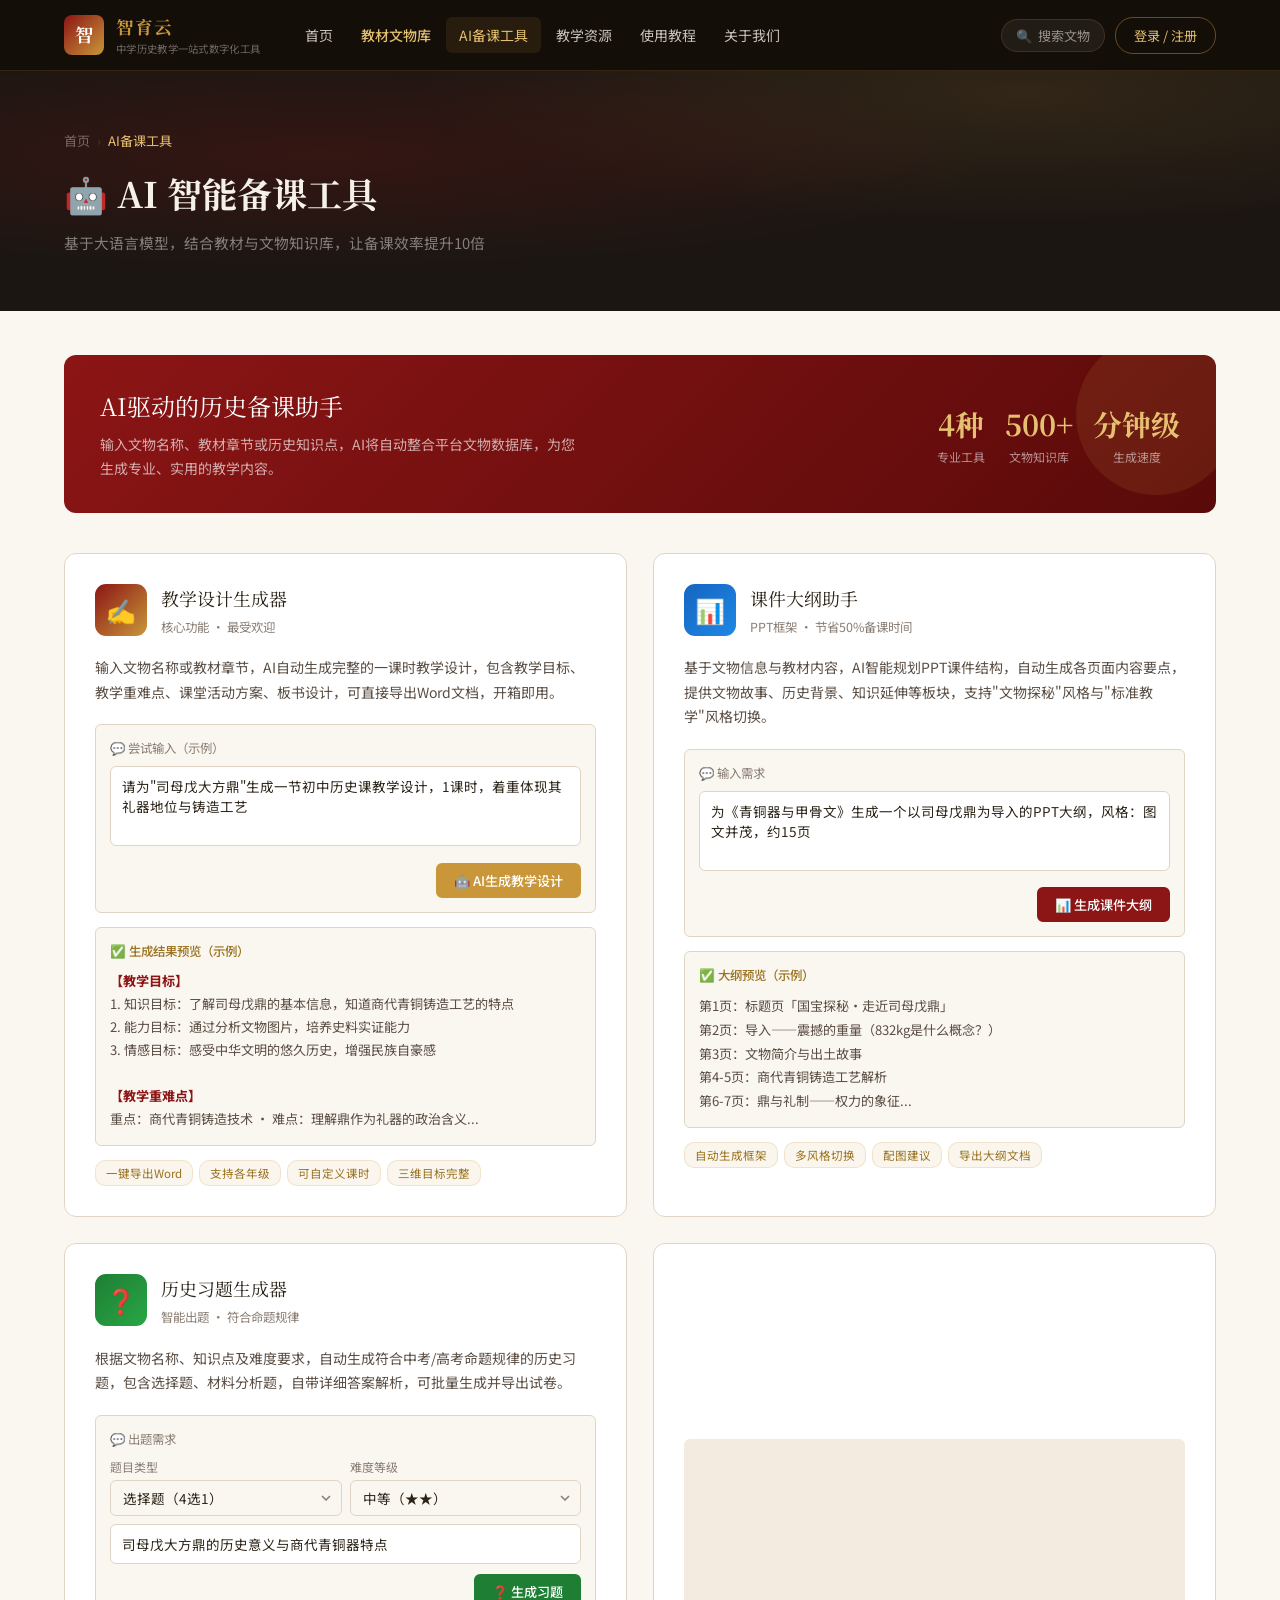
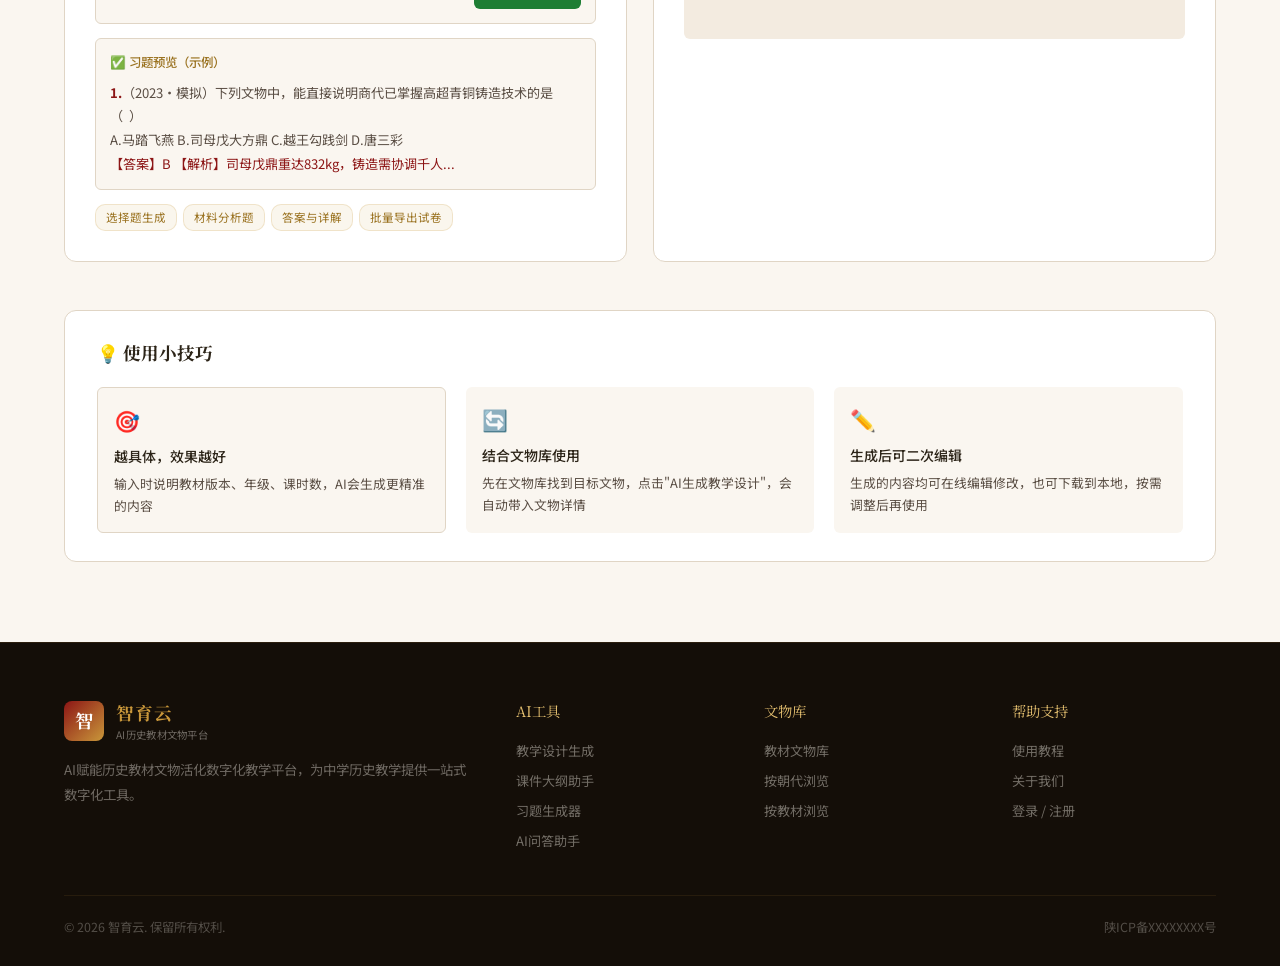
<file: ai-tools.html>
<!DOCTYPE html>
<html lang="zh-CN">
<head>
  <meta charset="UTF-8">
  <meta name="viewport" content="width=device-width, initial-scale=1.0">
  <title>AI备课工具 — 智育云</title>
  <link rel="stylesheet" href="css/style.css">
</head>
<body>

<!-- ===== 导航栏 ===== -->
<nav class="navbar" id="navbar">
  <div class="container navbar-inner">
    <a href="index.html" class="navbar-brand">
      <div class="brand-logo">智</div>
      <div class="brand-name">
        <span class="brand-name-main">智育云</span>
        <span class="brand-name-sub">中学历史教学一站式数字化工具</span>
      </div>
    </a>
    <nav class="navbar-nav">
      <a href="index.html" class="nav-link">首页</a>
      <a href="artifacts.html" class="nav-link core">教材文物库</a>
      <a href="ai-tools.html" class="nav-link active">AI备课工具</a>
      <a href="index.html#resources" class="nav-link">教学资源</a>
      <a href="index.html#tutorial" class="nav-link">使用教程</a>
      <a href="index.html#about" class="nav-link">关于我们</a>
    </nav>
    <div class="navbar-actions">
      <button class="nav-search-btn" data-search-open><span>🔍</span><span>搜索文物</span></button>
      <a href="login.html" class="nav-login">登录 / 注册</a>
    </div>
  </div>
</nav>

<!-- ===== 页面顶部 Hero ===== -->
<div class="page-hero">
  <div class="container page-hero-content">
    <div class="breadcrumb">
      <a href="index.html">首页</a>
      <span class="breadcrumb-sep">›</span>
      <span style="color:var(--gold-light);">AI备课工具</span>
    </div>
    <h1 class="page-title">🤖 AI 智能备课工具</h1>
    <p class="page-subtitle">基于大语言模型，结合教材与文物知识库，让备课效率提升10倍</p>
  </div>
</div>

<!-- ===== AI 工具主体 ===== -->
<div class="ai-page">
  <div class="container">

    <!-- 工具概览横幅 -->
    <div style="background:linear-gradient(135deg,var(--primary),var(--primary-dark));border-radius:var(--radius-lg);padding:32px 36px;margin-bottom:40px;display:flex;align-items:center;justify-content:space-between;gap:24px;overflow:hidden;position:relative;">
      <div style="position:absolute;right:-20px;top:-20px;width:160px;height:160px;border-radius:50%;background:rgba(201,151,58,0.12);"></div>
      <div style="position:relative;z-index:1;">
        <div style="font-family:var(--font-serif);font-size:1.5rem;color:white;margin-bottom:8px;">AI驱动的历史备课助手</div>
        <p style="color:rgba(255,255,255,0.65);font-size:0.875rem;line-height:1.7;max-width:480px;">输入文物名称、教材章节或历史知识点，AI将自动整合平台文物数据库，为您生成专业、实用的教学内容。</p>
      </div>
      <div style="display:flex;gap:20px;flex-shrink:0;position:relative;z-index:1;">
        <div style="text-align:center;"><div style="font-family:var(--font-serif);font-size:1.8rem;color:var(--gold-light);font-weight:700;">4种</div><div style="font-size:0.75rem;color:rgba(255,255,255,0.55);">专业工具</div></div>
        <div style="text-align:center;"><div style="font-family:var(--font-serif);font-size:1.8rem;color:var(--gold-light);font-weight:700;">500+</div><div style="font-size:0.75rem;color:rgba(255,255,255,0.55);">文物知识库</div></div>
        <div style="text-align:center;"><div style="font-family:var(--font-serif);font-size:1.8rem;color:var(--gold-light);font-weight:700;">分钟级</div><div style="font-size:0.75rem;color:rgba(255,255,255,0.55);">生成速度</div></div>
      </div>
    </div>

    <!-- 4大工具网格 -->
    <div class="ai-tools-large-grid">
      <!-- 工具1：教学设计生成器 -->
      <div class="ai-large-card">
        <div class="ai-large-header">
          <div class="ai-large-icon" style="background:linear-gradient(135deg,#8C1515,#C9973A);">✍️</div>
          <div>
            <div class="ai-large-title">教学设计生成器</div>
            <div class="ai-large-subtitle">核心功能 · 最受欢迎</div>
          </div>
        </div>
        <p class="ai-large-desc">
          输入文物名称或教材章节，AI自动生成完整的一课时教学设计，包含教学目标、教学重难点、课堂活动方案、板书设计，可直接导出Word文档，开箱即用。
        </p>
        <div class="ai-demo-area">
          <div class="ai-demo-label">💬 尝试输入（示例）</div>
          <textarea class="ai-demo-input" id="designInput" rows="3" placeholder="请输入：「请为"司母戊大方鼎"生成一节初中历史课教学设计，1课时，难度：初一」">请为"司母戊大方鼎"生成一节初中历史课教学设计，1课时，着重体现其礼器地位与铸造工艺</textarea>
          <div style="margin-top:10px;display:flex;gap:8px;justify-content:flex-end;">
            <button class="btn btn-sm btn-gold ai-generate-btn" id="genDesignBtn">🤖 AI生成教学设计</button>
          </div>
        </div>
        <!-- 生成结果 -->
        <div style="background:var(--bg-warm);border:1px solid var(--border);border-radius:var(--radius);padding:14px;margin-bottom:14px;" id="designResult">
          <div style="font-size:0.78rem;color:var(--gold-dark);font-weight:500;margin-bottom:8px;">✅ 生成结果预览（示例）</div>
          <div class="ai-result-content" style="font-size:0.82rem;color:var(--text-medium);line-height:1.75;">
            <strong>【教学目标】</strong><br>
            1. 知识目标：了解司母戊鼎的基本信息，知道商代青铜铸造工艺的特点<br>
            2. 能力目标：通过分析文物图片，培养史料实证能力<br>
            3. 情感目标：感受中华文明的悠久历史，增强民族自豪感<br><br>
            <strong>【教学重难点】</strong><br>
            重点：商代青铜铸造技术 · 难点：理解鼎作为礼器的政治含义...
          </div>
        </div>
        <div class="ai-tags">
          <span class="ai-tag">一键导出Word</span>
          <span class="ai-tag">支持各年级</span>
          <span class="ai-tag">可自定义课时</span>
          <span class="ai-tag">三维目标完整</span>
        </div>
      </div>

      <!-- 工具2：课件大纲助手 -->
      <div class="ai-large-card">
        <div class="ai-large-header">
          <div class="ai-large-icon" style="background:linear-gradient(135deg,#1565C0,#1E88E5);">📊</div>
          <div>
            <div class="ai-large-title">课件大纲助手</div>
            <div class="ai-large-subtitle">PPT框架 · 节省50%备课时间</div>
          </div>
        </div>
        <p class="ai-large-desc">
          基于文物信息与教材内容，AI智能规划PPT课件结构，自动生成各页面内容要点，提供文物故事、历史背景、知识延伸等板块，支持"文物探秘"风格与"标准教学"风格切换。
        </p>
        <div class="ai-demo-area">
          <div class="ai-demo-label">💬 输入需求</div>
          <textarea class="ai-demo-input" id="outlineInput" rows="3" placeholder="例如：为七年级历史第5课，生成以司母戊鼎为主线的PPT大纲">为《青铜器与甲骨文》生成一个以司母戊鼎为导入的PPT大纲，风格：图文并茂，约15页</textarea>
          <div style="margin-top:10px;display:flex;gap:8px;justify-content:flex-end;">
            <button class="btn btn-sm btn-primary ai-generate-btn" id="genOutlineBtn">📊 生成课件大纲</button>
          </div>
        </div>
        <div style="background:var(--bg-warm);border:1px solid var(--border);border-radius:var(--radius);padding:14px;margin-bottom:14px;" id="outlineResult">
          <div style="font-size:0.78rem;color:var(--gold-dark);font-weight:500;margin-bottom:8px;">✅ 大纲预览（示例）</div>
          <div class="ai-result-content" style="font-size:0.82rem;color:var(--text-medium);line-height:1.8;">
            第1页：标题页「国宝探秘·走近司母戊鼎」<br>
            第2页：导入——震撼的重量（832kg是什么概念？）<br>
            第3页：文物简介与出土故事<br>
            第4-5页：商代青铜铸造工艺解析<br>
            第6-7页：鼎与礼制——权力的象征...
          </div>
        </div>
        <div class="ai-tags">
          <span class="ai-tag">自动生成框架</span>
          <span class="ai-tag">多风格切换</span>
          <span class="ai-tag">配图建议</span>
          <span class="ai-tag">导出大纲文档</span>
        </div>
      </div>

      <!-- 工具3：历史习题生成器 -->
      <div class="ai-large-card">
        <div class="ai-large-header">
          <div class="ai-large-icon" style="background:linear-gradient(135deg,#1e7e34,#28a745);">❓</div>
          <div>
            <div class="ai-large-title">历史习题生成器</div>
            <div class="ai-large-subtitle">智能出题 · 符合命题规律</div>
          </div>
        </div>
        <p class="ai-large-desc">
          根据文物名称、知识点及难度要求，自动生成符合中考/高考命题规律的历史习题，包含选择题、材料分析题，自带详细答案解析，可批量生成并导出试卷。
        </p>
        <div class="ai-demo-area">
          <div class="ai-demo-label">💬 出题需求</div>
          <div style="display:grid;grid-template-columns:1fr 1fr;gap:8px;margin-bottom:8px;">
            <div>
              <div style="font-size:0.75rem;color:var(--text-light);margin-bottom:4px;">题目类型</div>
              <select class="filter-select" id="questionType" style="width:100%;">
                <option>选择题（4选1）</option>
                <option>材料分析题</option>
                <option>混合题型</option>
              </select>
            </div>
            <div>
              <div style="font-size:0.75rem;color:var(--text-light);margin-bottom:4px;">难度等级</div>
              <select class="filter-select" id="difficultyLevel" style="width:100%;">
                <option>基础（★）</option>
                <option selected>中等（★★）</option>
                <option>提高（★★★）</option>
              </select>
            </div>
          </div>
          <input type="text" class="ai-demo-input" id="knowledgeInput" placeholder="知识点：司母戊鼎 / 商代青铜工艺 / 礼乐制度" value="司母戊大方鼎的历史意义与商代青铜器特点">
          <div style="margin-top:10px;display:flex;gap:8px;justify-content:flex-end;">
            <button class="btn btn-sm ai-generate-btn" id="genQuestionsBtn" style="background:#1e7e34;color:white;border-radius:var(--radius);padding:6px 16px;font-size:0.82rem;cursor:pointer;font-family:var(--font-sans);">❓ 生成习题</button>
          </div>
        </div>
        <div style="background:var(--bg-warm);border:1px solid var(--border);border-radius:var(--radius);padding:14px;margin-bottom:14px;" id="questionsResult">
          <div style="font-size:0.78rem;color:var(--gold-dark);font-weight:500;margin-bottom:8px;">✅ 习题预览（示例）</div>
          <div class="ai-result-content" style="font-size:0.82rem;color:var(--text-medium);line-height:1.8;">
            <strong>1.</strong>（2023·模拟）下列文物中，能直接说明商代已掌握高超青铜铸造技术的是（&nbsp;&nbsp;）<br>
            A.马踏飞燕 B.司母戊大方鼎 C.越王勾践剑 D.唐三彩<br>
            <span style="color:var(--primary);">【答案】B 【解析】司母戊鼎重达832kg，铸造需协调千人...</span>
          </div>
        </div>
        <div class="ai-tags">
          <span class="ai-tag">选择题生成</span>
          <span class="ai-tag">材料分析题</span>
          <span class="ai-tag">答案与详解</span>
          <span class="ai-tag">批量导出试卷</span>
        </div>
      </div>

      <!-- 工具4：AI问答助手 -->
      <div class="ai-large-card">
        <div class="ai-large-header">
          <div class="ai-large-icon" style="background:linear-gradient(135deg,#6A1B9A,#AB47BC);">💬</div>
          <div>
            <div class="ai-large-title">历史AI问答助手</div>
            <div class="ai-large-subtitle">专业问答 · 24小时在线</div>
          </div>
        </div>
        <p class="ai-large-desc">
          专业历史知识问答助手，结合教材内容与文物背景，为教师解答备课疑问，提供深度历史分析。支持对话式问答，可引用文物实例辅助解释，也可用于课堂辅助答疑。
        </p>
        <div style="background:var(--bg-section);border-radius:var(--radius);padding:16px;margin-bottom:14px;min-height:160px;max-height:200px;overflow-y:auto;" id="chatHistory">
          <div class="chat-message chat-message-user">
            <div class="chat-avatar chat-avatar-user">师</div>
            <div class="chat-bubble chat-bubble-user">司母戊鼎为什么被称为"国之重器"？如何在课堂上向学生解释？</div>
          </div>
          <div class="chat-message chat-message-ai">
            <div class="chat-avatar chat-avatar-ai">AI</div>
            <div class="chat-bubble chat-bubble-ai">
              "国之重器"有三层含义：<br>
              <strong>①重量之重</strong>——832kg，说明商代已能组织大规模协作；<br>
              <strong>②礼制之重</strong>——鼎是礼制的核心，"天子九鼎"象征王权；<br>
              <strong>③史料之重</strong>——是研究商代的第一手实物资料。<br>
              建议课堂上先问：「你见过最重的东西是什么？」引发对比...
            </div>
          </div>
        </div>
        <div style="display:flex;gap:8px;margin-bottom:14px;">
          <input type="text" class="ai-demo-input" id="chatInput" placeholder="向AI提问历史问题..." style="flex:1;">
          <button class="btn btn-sm btn-primary" id="sendChatBtn" style="flex-shrink:0;">发送</button>
        </div>
        <div class="ai-tags">
          <span class="ai-tag">对话式问答</span>
          <span class="ai-tag">文物实例引用</span>
          <span class="ai-tag">24小时在线</span>
          <span class="ai-tag">教材精准对应</span>
        </div>
      </div>
    </div>

    <!-- 使用提示 -->
    <div style="background:white;border:1px solid var(--border);border-radius:var(--radius-lg);padding:28px 32px;margin-top:8px;">
      <h3 style="font-family:var(--font-serif);font-size:1.1rem;margin-bottom:20px;color:var(--text-dark);">💡 使用小技巧</h3>
      <div style="display:grid;grid-template-columns:repeat(3,1fr);gap:20px;">
        <div style="padding:16px;background:var(--bg-warm);border-radius:var(--radius);border:1px solid var(--border);">
          <div style="font-size:1.3rem;margin-bottom:8px;">🎯</div>
          <div style="font-size:0.875rem;color:var(--text-dark);font-weight:500;margin-bottom:6px;">越具体，效果越好</div>
          <div style="font-size:0.8rem;color:var(--text-medium);line-height:1.65;">输入时说明教材版本、年级、课时数，AI会生成更精准的内容</div>
        </div>
        <div style="padding:16px;background:var(--bg-warm);border-radius:var(--radius);border:1px solid var(--radius);">
          <div style="font-size:1.3rem;margin-bottom:8px;">🔄</div>
          <div style="font-size:0.875rem;color:var(--text-dark);font-weight:500;margin-bottom:6px;">结合文物库使用</div>
          <div style="font-size:0.8rem;color:var(--text-medium);line-height:1.65;">先在文物库找到目标文物，点击"AI生成教学设计"，会自动带入文物详情</div>
        </div>
        <div style="padding:16px;background:var(--bg-warm);border-radius:var(--radius);border:1px solid var(--radius);">
          <div style="font-size:1.3rem;margin-bottom:8px;">✏️</div>
          <div style="font-size:0.875rem;color:var(--text-dark);font-weight:500;margin-bottom:6px;">生成后可二次编辑</div>
          <div style="font-size:0.8rem;color:var(--text-medium);line-height:1.65;">生成的内容均可在线编辑修改，也可下载到本地，按需调整后再使用</div>
        </div>
      </div>
    </div>

  </div>
</div>

<!-- ===== 页脚 ===== -->
<footer>
  <div class="container">
    <div class="footer-grid">
      <div>
        <div class="navbar-brand" style="margin-bottom:0;">
          <div class="brand-logo">智</div>
          <div class="brand-name"><span class="brand-name-main">智育云</span><span class="brand-name-sub">AI历史教材文物平台</span></div>
        </div>
        <p class="footer-brand-desc">AI赋能历史教材文物活化数字化教学平台，为中学历史教学提供一站式数字化工具。</p>
      </div>
      <div>
        <div class="footer-col-title">AI工具</div>
        <div class="footer-links">
          <a href="#" class="footer-link">教学设计生成</a>
          <a href="#" class="footer-link">课件大纲助手</a>
          <a href="#" class="footer-link">习题生成器</a>
          <a href="#" class="footer-link">AI问答助手</a>
        </div>
      </div>
      <div>
        <div class="footer-col-title">文物库</div>
        <div class="footer-links">
          <a href="artifacts.html" class="footer-link">教材文物库</a>
          <a href="artifacts.html" class="footer-link">按朝代浏览</a>
          <a href="artifacts.html" class="footer-link">按教材浏览</a>
        </div>
      </div>
      <div>
        <div class="footer-col-title">帮助支持</div>
        <div class="footer-links">
          <a href="index.html#tutorial" class="footer-link">使用教程</a>
          <a href="index.html#about" class="footer-link">关于我们</a>
          <a href="login.html" class="footer-link">登录 / 注册</a>
        </div>
      </div>
    </div>
    <div class="footer-bottom">
      <span class="footer-copy">© <span id="currentYear">2024</span> 智育云. 保留所有权利.</span>
      <span class="footer-icp">陕ICP备XXXXXXXX号</span>
    </div>
  </div>
</footer>

<!-- 搜索弹窗 -->
<div id="searchModal" class="search-modal" onclick="if(event.target===this)this.classList.remove('open')">
  <div class="search-modal-card">
    <h3 class="search-modal-title">🔍 搜索文物库</h3>
    <div class="search-modal-input-wrap">
      <span class="search-modal-icon">🔍</span>
      <input type="text" class="search-modal-input" placeholder="输入文物名称、朝代、知识点...">
    </div>
    <div class="hot-searches">
      <span class="hot-search-label">热门：</span>
      <span class="hot-search-tag">司母戊鼎</span>
      <span class="hot-search-tag">兵马俑</span>
      <span class="hot-search-tag">清明上河图</span>
    </div>
    <button onclick="location.href='artifacts.html'" style="width:100%;padding:12px;background:var(--primary);color:white;border-radius:var(--radius);font-size:0.92rem;cursor:pointer;font-family:var(--font-sans);border:none;">搜索</button>
  </div>
</div>

<script src="js/app.js"></script>
</body>
</html>
</file>
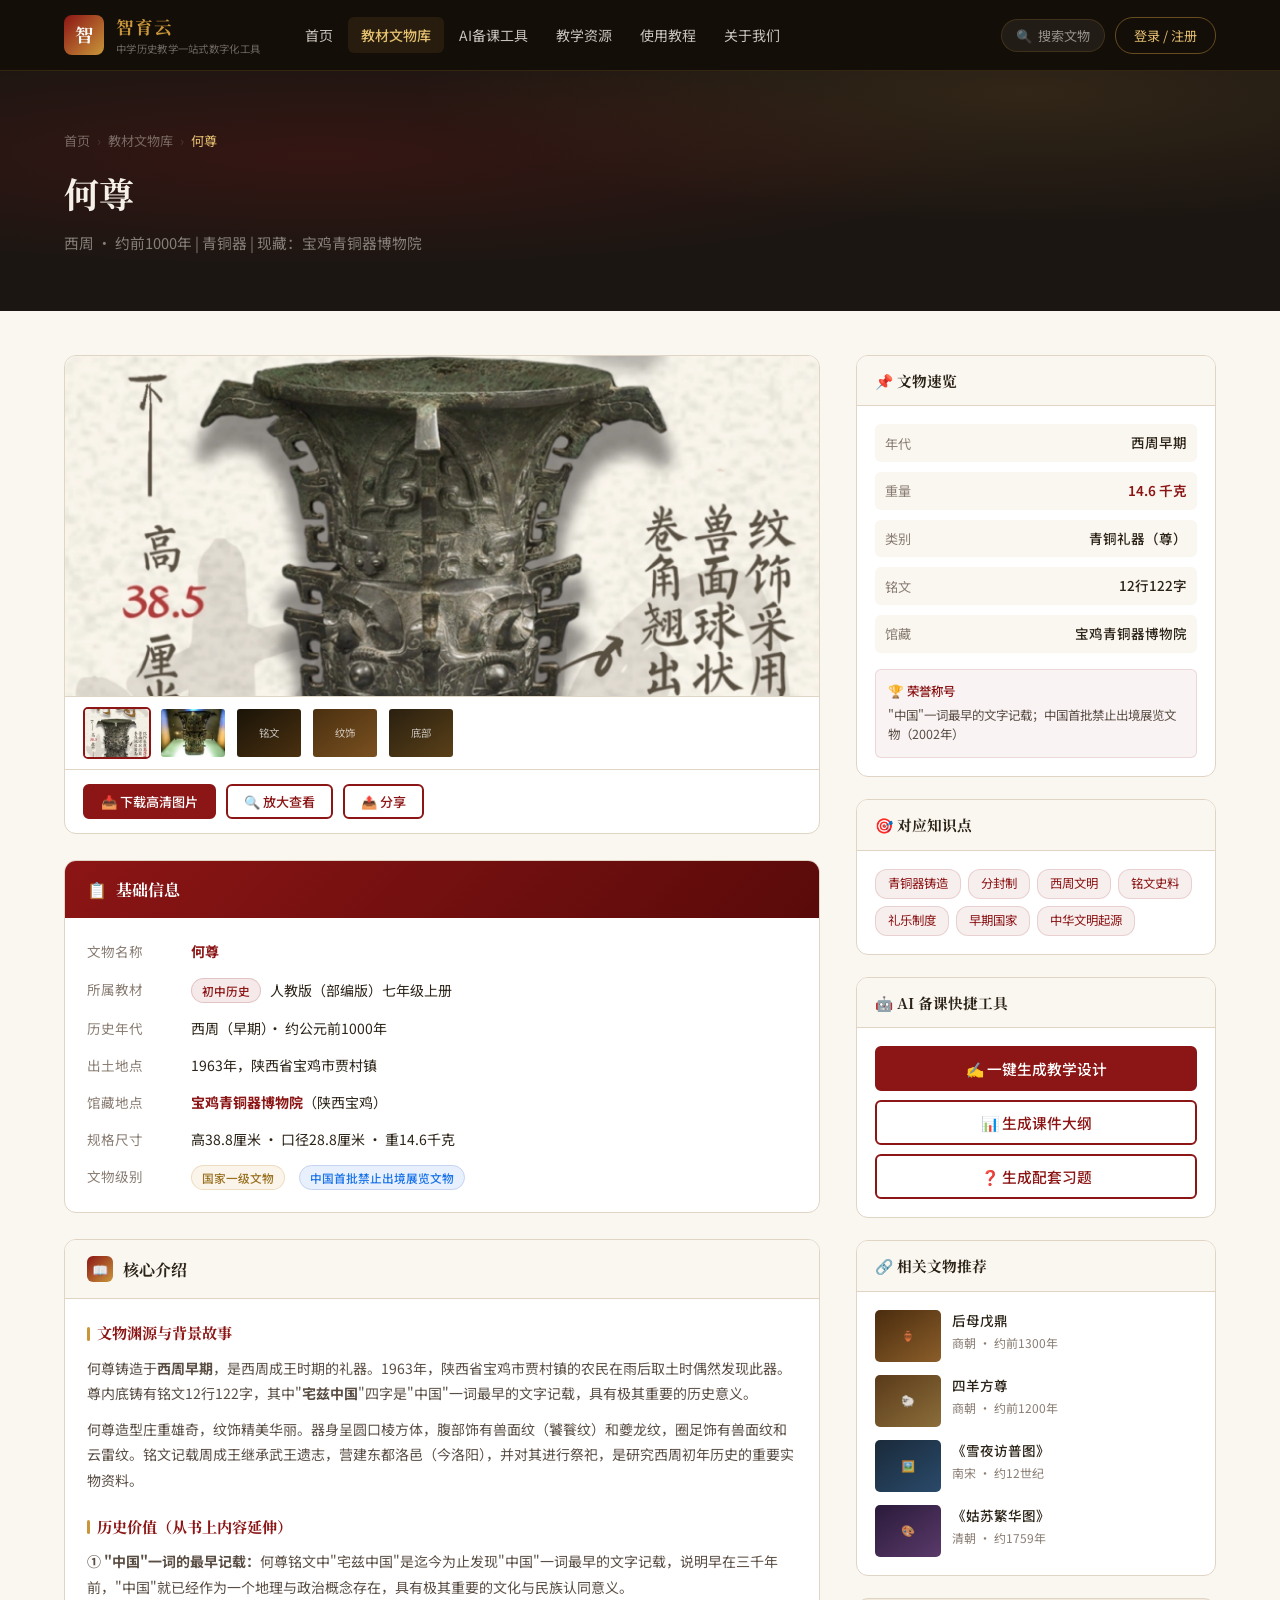
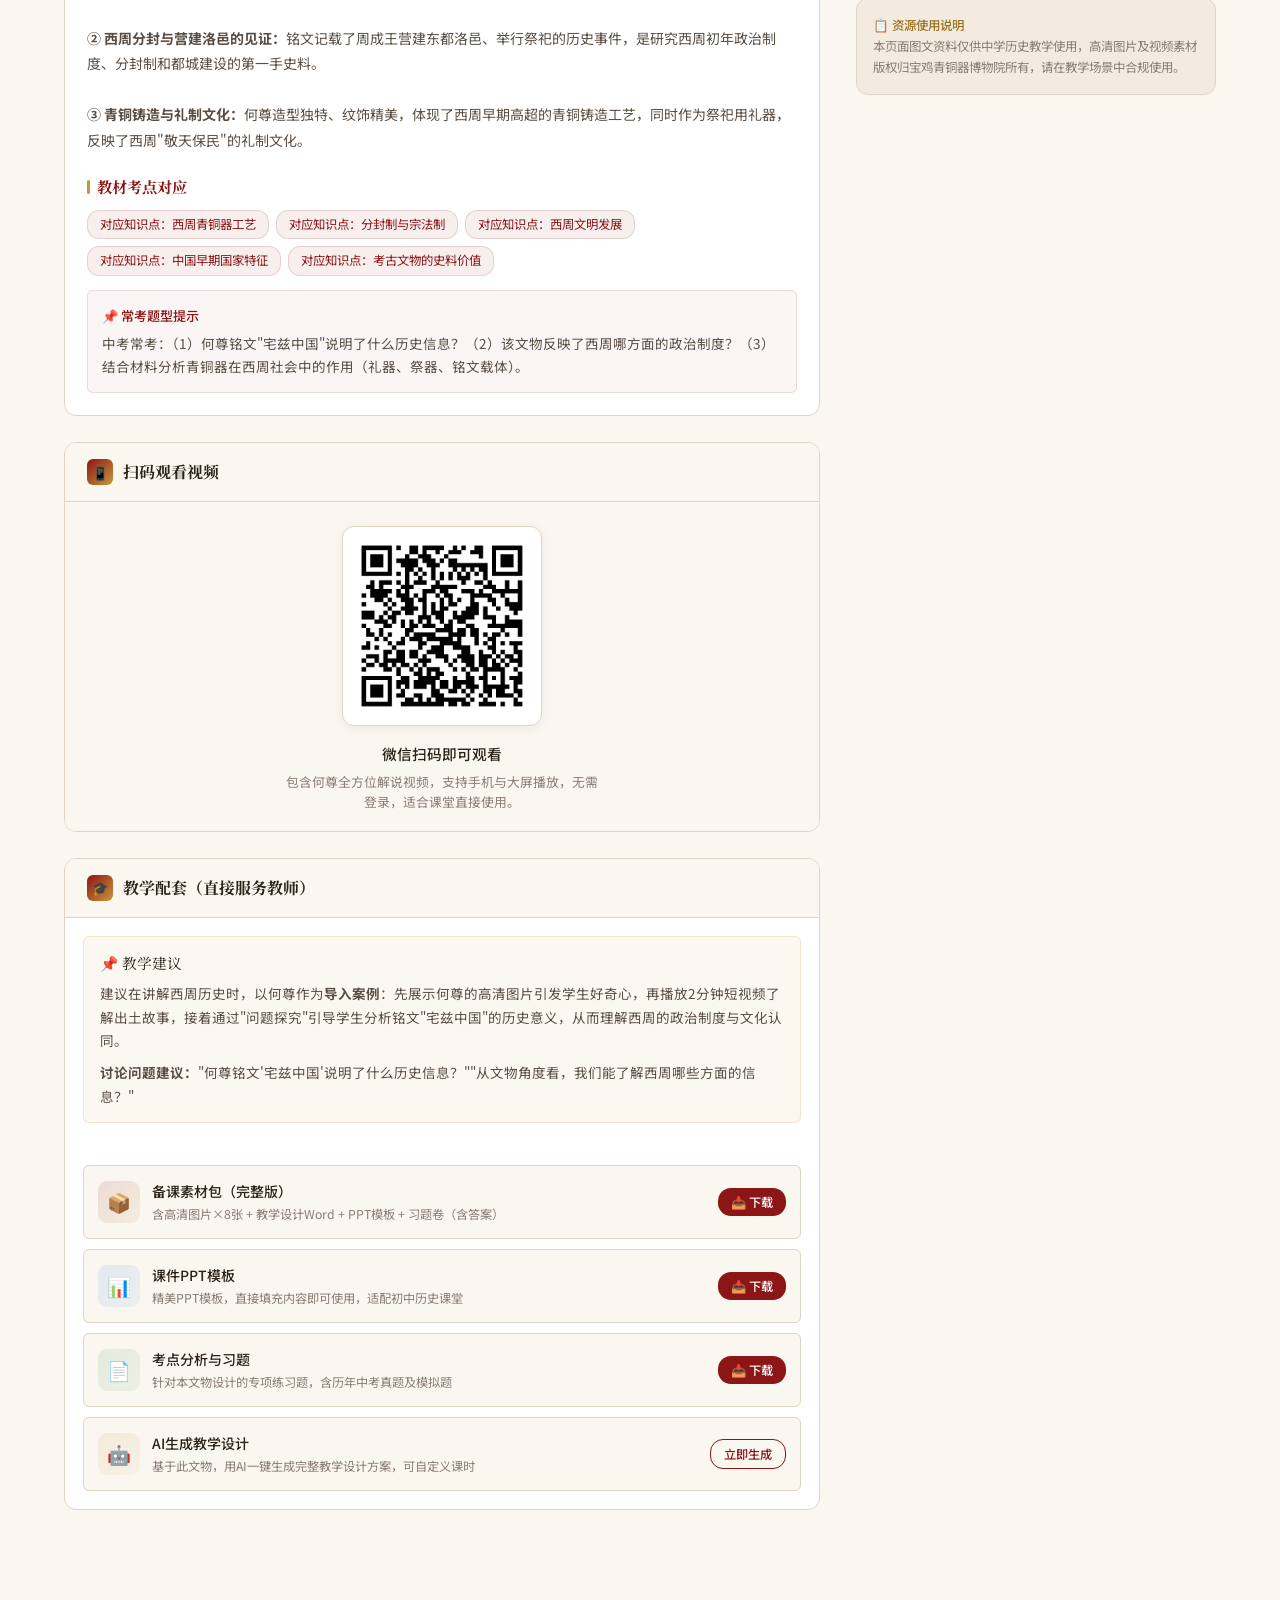
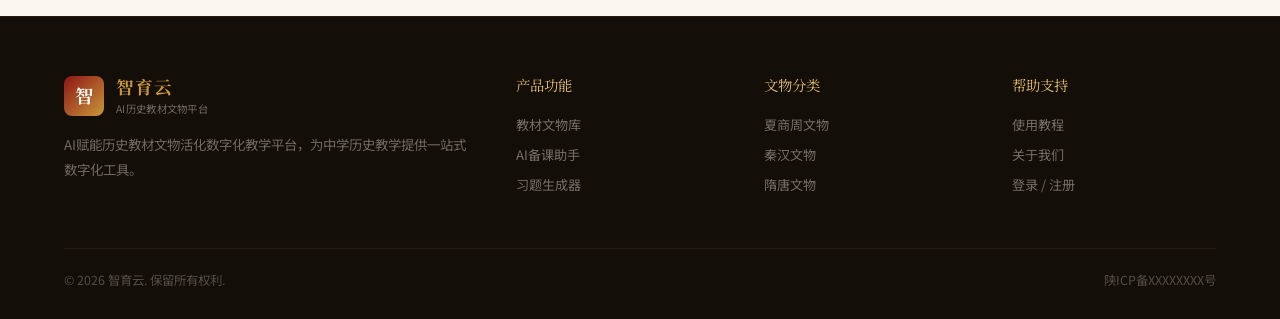
<file: artifact-detail.html>
<!DOCTYPE html>
<html lang="zh-CN">
<head>
  <meta charset="UTF-8">
  <meta name="viewport" content="width=device-width, initial-scale=1.0">
  <title>何尊 — 教材文物详情 — 智育云</title>
  <link rel="stylesheet" href="css/style.css">
</head>
<body>

<!-- ===== 导航栏 ===== -->
<nav class="navbar" id="navbar">
  <div class="container navbar-inner">
    <a href="index.html" class="navbar-brand">
      <div class="brand-logo">智</div>
      <div class="brand-name">
        <span class="brand-name-main">智育云</span>
        <span class="brand-name-sub">中学历史教学一站式数字化工具</span>
      </div>
    </a>
    <nav class="navbar-nav">
      <a href="index.html" class="nav-link">首页</a>
      <a href="artifacts.html" class="nav-link core active">教材文物库</a>
      <a href="ai-tools.html" class="nav-link">AI备课工具</a>
      <a href="index.html#resources" class="nav-link">教学资源</a>
      <a href="index.html#tutorial" class="nav-link">使用教程</a>
      <a href="index.html#about" class="nav-link">关于我们</a>
    </nav>
    <div class="navbar-actions">
      <button class="nav-search-btn" data-search-open><span>🔍</span><span>搜索文物</span></button>
      <a href="login.html" class="nav-login">登录 / 注册</a>
    </div>
  </div>
</nav>

<!-- ===== 页面 Hero ===== -->
<div class="page-hero">
  <div class="container page-hero-content">
    <div class="breadcrumb">
      <a href="index.html">首页</a>
      <span class="breadcrumb-sep">›</span>
      <a href="artifacts.html">教材文物库</a>
      <span class="breadcrumb-sep">›</span>
      <span style="color:var(--gold-light);">何尊</span>
    </div>
    <h1 class="page-title">何尊</h1>
    <p class="page-subtitle">西周 · 约前1000年 | 青铜器 | 现藏：宝鸡青铜器博物院</p>
  </div>
</div>

<!-- ===== 详情主体 ===== -->
<div class="detail-wrap">
  <div class="container">
    <div class="detail-grid">

      <!-- ===== 左侧主内容 ===== -->
      <div>
        <!-- 图片画廊 -->
        <div class="artifact-gallery">
          <div class="gallery-main">
            <img src="wenwu/何尊1.webp" alt="何尊" style="width:100%;height:100%;object-fit:cover;">
          </div>
          <div class="gallery-thumbs">
            <div class="gallery-thumb active" title="正面">
              <img src="wenwu/何尊1.webp" alt="正面" style="width:100%;height:100%;object-fit:cover;">
            </div>
            <div class="gallery-thumb" title="侧面">
              <img src="wenwu/何尊2.webp" alt="侧面" style="width:100%;height:100%;object-fit:cover;">
            </div>
            <div class="gallery-thumb" title="铭文">
              <div class="gallery-thumb-inner" style="background:linear-gradient(145deg,#1A1408,#4A3010);">铭文</div>
            </div>
            <div class="gallery-thumb" title="纹饰">
              <div class="gallery-thumb-inner" style="background:linear-gradient(145deg,#4A3010,#7A5020);">纹饰</div>
            </div>
            <div class="gallery-thumb" title="底部">
              <div class="gallery-thumb-inner" style="background:linear-gradient(145deg,#2A2010,#5A4018);">底部</div>
            </div>
          </div>
          <div class="gallery-actions">
            <button class="btn btn-primary btn-sm btn-download">📥 下载高清图片</button>
            <button class="btn btn-outline btn-sm">🔍 放大查看</button>
            <button class="btn btn-outline btn-sm">📤 分享</button>
          </div>
        </div>

        <!-- 基础信息 -->
        <div class="info-card">
          <div class="info-card-hd">
            <span class="info-card-hd-icon">📋</span>
            <h3>基础信息</h3>
          </div>
          <div class="info-card-bd">
            <div class="info-row">
              <span class="info-label">文物名称</span>
              <span class="info-value"><strong>何尊</strong></span>
            </div>
            <div class="info-row">
              <span class="info-label">所属教材</span>
              <span class="info-value">
                <span class="tag tag-red" style="margin-right:6px;">初中历史</span>
                人教版（部编版）七年级上册
              </span>
            </div>
            <div class="info-row">
              <span class="info-label">历史年代</span>
              <span class="info-value">西周（早期）· 约公元前1000年</span>
            </div>
            <div class="info-row">
              <span class="info-label">出土地点</span>
              <span class="info-value">1963年，陕西省宝鸡市贾村镇</span>
            </div>
            <div class="info-row">
              <span class="info-label">馆藏地点</span>
              <span class="info-value"><strong>宝鸡青铜器博物院</strong>（陕西宝鸡）</span>
            </div>
            <div class="info-row">
              <span class="info-label">规格尺寸</span>
              <span class="info-value">高38.8厘米 · 口径28.8厘米 · 重14.6千克</span>
            </div>
            <div class="info-row">
              <span class="info-label">文物级别</span>
              <span class="info-value"><span class="tag tag-gold">国家一级文物</span>　<span class="tag tag-blue">中国首批禁止出境展览文物</span></span>
            </div>
          </div>
        </div>

        <!-- 核心介绍 -->
        <div class="content-card">
          <div class="content-card-hd">
            <div class="content-icon-badge">📖</div>
            <h3>核心介绍</h3>
          </div>
          <div class="content-card-bd">
            <!-- 文物渊源 -->
            <div class="content-sec">
              <h4 class="content-sec-title">文物渊源与背景故事</h4>
              <p class="content-text">
                何尊铸造于<strong>西周早期</strong>，是西周成王时期的礼器。1963年，陕西省宝鸡市贾村镇的农民在雨后取土时偶然发现此器。尊内底铸有铭文12行122字，其中"<strong>宅兹中国</strong>"四字是"中国"一词最早的文字记载，具有极其重要的历史意义。
              </p>
              <p class="content-text" style="margin-top:10px;">
                何尊造型庄重雄奇，纹饰精美华丽。器身呈圆口棱方体，腹部饰有兽面纹（饕餮纹）和夔龙纹，圈足饰有兽面纹和云雷纹。铭文记载周成王继承武王遗志，营建东都洛邑（今洛阳），并对其进行祭祀，是研究西周初年历史的重要实物资料。
              </p>
            </div>
            <!-- 历史价值 -->
            <div class="content-sec">
              <h4 class="content-sec-title">历史价值（从书上内容延伸）</h4>
              <p class="content-text">
                <strong>① "中国"一词的最早记载：</strong>何尊铭文中"宅兹中国"是迄今为止发现"中国"一词最早的文字记载，说明早在三千年前，"中国"就已经作为一个地理与政治概念存在，具有极其重要的文化与民族认同意义。<br><br>
                <strong>② 西周分封与营建洛邑的见证：</strong>铭文记载了周成王营建东都洛邑、举行祭祀的历史事件，是研究西周初年政治制度、分封制和都城建设的第一手史料。<br><br>
                <strong>③ 青铜铸造与礼制文化：</strong>何尊造型独特、纹饰精美，体现了西周早期高超的青铜铸造工艺，同时作为祭祀用礼器，反映了西周"敬天保民"的礼制文化。
              </p>
            </div>
            <!-- 教材考点 -->
            <div class="content-sec">
              <h4 class="content-sec-title">教材考点对应</h4>
              <div class="kp-tags">
                <span class="kp-tag">对应知识点：西周青铜器工艺</span>
                <span class="kp-tag">对应知识点：分封制与宗法制</span>
                <span class="kp-tag">对应知识点：西周文明发展</span>
                <span class="kp-tag">对应知识点：中国早期国家特征</span>
                <span class="kp-tag">对应知识点：考古文物的史料价值</span>
              </div>
              <div style="margin-top:14px;padding:14px;background:rgba(140,21,21,0.04);border:1px solid rgba(140,21,21,0.12);border-radius:var(--radius);">
                <div style="font-size:0.82rem;color:var(--primary);font-weight:500;margin-bottom:6px;">📌 常考题型提示</div>
                <p style="font-size:0.845rem;color:var(--text-medium);line-height:1.7;">
                  中考常考：（1）何尊铭文"宅兹中国"说明了什么历史信息？（2）该文物反映了西周哪方面的政治制度？（3）结合材料分析青铜器在西周社会中的作用（礼器、祭器、铭文载体）。
                </p>
              </div>
            </div>
          </div>
        </div>

        <!-- 扫码观看视频 -->
        <div class="video-card">
          <div class="content-card-hd">
            <div class="content-icon-badge">📱</div>
            <h3>扫码观看视频</h3>
          </div>
          <div class="qr-main-section">
            <div class="qr-main-box">
              <img src="wenwu/何尊二维码.jpg" alt="扫码观看何尊解说视频" style="width:100%;height:100%;object-fit:contain;border-radius:8px;">
            </div>
            <div class="qr-main-info">
              <div class="qr-info-title">微信扫码即可观看</div>
              <div class="qr-info-desc">包含何尊全方位解说视频，支持手机与大屏播放，无需登录，适合课堂直接使用。</div>
            </div>
          </div>
        </div>

        <!-- 教学配套 -->
        <div class="teaching-card">
          <div class="content-card-hd">
            <div class="content-icon-badge">🎓</div>
            <h3>教学配套（直接服务教师）</h3>
          </div>
          <div style="padding:18px 18px 8px;">
            <div style="background:rgba(201,151,58,0.07);border:1px solid rgba(201,151,58,0.2);border-radius:var(--radius);padding:14px 16px;margin-bottom:16px;">
              <div style="font-family:var(--font-serif);font-size:0.92rem;color:var(--text-dark);margin-bottom:8px;">📌 教学建议</div>
              <p style="font-size:0.845rem;color:var(--text-medium);line-height:1.75;">
                建议在讲解西周历史时，以何尊作为<strong>导入案例</strong>：先展示何尊的高清图片引发学生好奇心，再播放2分钟短视频了解出土故事，接着通过"问题探究"引导学生分析铭文"宅兹中国"的历史意义，从而理解西周的政治制度与文化认同。
              </p>
              <p style="font-size:0.845rem;color:var(--text-medium);line-height:1.75;margin-top:8px;">
                <strong>讨论问题建议：</strong>"何尊铭文'宅兹中国'说明了什么历史信息？""从文物角度看，我们能了解西周哪些方面的信息？"
              </p>
            </div>
          </div>
          <div class="teaching-items">
            <div class="teaching-item">
              <div class="teaching-item-icon" style="background:linear-gradient(135deg,rgba(140,21,21,0.12),rgba(201,151,58,0.1));">📦</div>
              <div class="teaching-item-info">
                <div class="teaching-item-name">备课素材包（完整版）</div>
                <div class="teaching-item-desc">含高清图片×8张 + 教学设计Word + PPT模板 + 习题卷（含答案）</div>
              </div>
              <button class="teaching-item-btn btn-download">📥 下载</button>
            </div>
            <div class="teaching-item">
              <div class="teaching-item-icon" style="background:linear-gradient(135deg,rgba(26,115,232,0.1),rgba(26,115,232,0.06));">📊</div>
              <div class="teaching-item-info">
                <div class="teaching-item-name">课件PPT模板</div>
                <div class="teaching-item-desc">精美PPT模板，直接填充内容即可使用，适配初中历史课堂</div>
              </div>
              <button class="teaching-item-btn btn-download">📥 下载</button>
            </div>
            <div class="teaching-item">
              <div class="teaching-item-icon" style="background:linear-gradient(135deg,rgba(30,126,52,0.1),rgba(30,126,52,0.06));">📄</div>
              <div class="teaching-item-info">
                <div class="teaching-item-name">考点分析与习题</div>
                <div class="teaching-item-desc">针对本文物设计的专项练习题，含历年中考真题及模拟题</div>
              </div>
              <button class="teaching-item-btn btn-download">📥 下载</button>
            </div>
            <div class="teaching-item">
              <div class="teaching-item-icon" style="background:linear-gradient(135deg,rgba(201,151,58,0.12),rgba(201,151,58,0.06));">🤖</div>
              <div class="teaching-item-info">
                <div class="teaching-item-name">AI生成教学设计</div>
                <div class="teaching-item-desc">基于此文物，用AI一键生成完整教学设计方案，可自定义课时</div>
              </div>
              <button class="teaching-item-btn btn-view" onclick="location.href='ai-tools.html'">立即生成</button>
            </div>
          </div>
        </div>
      </div>

      <!-- ===== 右侧边栏 ===== -->
      <div class="detail-sidebar">
        <!-- 快速信息卡 -->
        <div class="sidebar-card">
          <div class="sidebar-card-hd"><h4>📌 文物速览</h4></div>
          <div class="sidebar-card-bd">
            <div style="display:flex;flex-direction:column;gap:10px;">
              <div style="display:flex;justify-content:space-between;align-items:center;padding:8px 10px;background:var(--bg-warm);border-radius:var(--radius);">
                <span style="font-size:0.82rem;color:var(--text-light);">年代</span>
                <span style="font-size:0.845rem;color:var(--text-dark);font-weight:500;">西周早期</span>
              </div>
              <div style="display:flex;justify-content:space-between;align-items:center;padding:8px 10px;background:var(--bg-warm);border-radius:var(--radius);">
                <span style="font-size:0.82rem;color:var(--text-light);">重量</span>
                <span style="font-size:0.845rem;color:var(--primary);font-weight:600;">14.6 千克</span>
              </div>
              <div style="display:flex;justify-content:space-between;align-items:center;padding:8px 10px;background:var(--bg-warm);border-radius:var(--radius);">
                <span style="font-size:0.82rem;color:var(--text-light);">类别</span>
                <span style="font-size:0.845rem;color:var(--text-dark);font-weight:500;">青铜礼器（尊）</span>
              </div>
              <div style="display:flex;justify-content:space-between;align-items:center;padding:8px 10px;background:var(--bg-warm);border-radius:var(--radius);">
                <span style="font-size:0.82rem;color:var(--text-light);">铭文</span>
                <span style="font-size:0.845rem;color:var(--text-dark);font-weight:500;">12行122字</span>
              </div>
              <div style="display:flex;justify-content:space-between;align-items:center;padding:8px 10px;background:var(--bg-warm);border-radius:var(--radius);">
                <span style="font-size:0.82rem;color:var(--text-light);">馆藏</span>
                <span style="font-size:0.845rem;color:var(--text-dark);font-weight:500;">宝鸡青铜器博物院</span>
              </div>
            </div>
            <div style="margin-top:16px;padding:12px;background:rgba(140,21,21,0.05);border:1px solid rgba(140,21,21,0.12);border-radius:var(--radius);">
              <div style="font-size:0.78rem;color:var(--primary);font-weight:500;margin-bottom:4px;">🏆 荣誉称号</div>
              <div style="font-size:0.78rem;color:var(--text-medium);line-height:1.6;">"中国"一词最早的文字记载；中国首批禁止出境展览文物（2002年）</div>
            </div>
          </div>
        </div>

        <!-- 知识点标签 -->
        <div class="sidebar-card">
          <div class="sidebar-card-hd"><h4>🎯 对应知识点</h4></div>
          <div class="sidebar-card-bd">
            <div style="display:flex;flex-wrap:wrap;gap:7px;">
              <span class="kp-tag">青铜器铸造</span>
              <span class="kp-tag">分封制</span>
              <span class="kp-tag">西周文明</span>
              <span class="kp-tag">铭文史料</span>
              <span class="kp-tag">礼乐制度</span>
              <span class="kp-tag">早期国家</span>
              <span class="kp-tag">中华文明起源</span>
            </div>
          </div>
        </div>

        <!-- AI快捷工具 -->
        <div class="sidebar-card">
          <div class="sidebar-card-hd"><h4>🤖 AI 备课快捷工具</h4></div>
          <div class="sidebar-card-bd" style="display:flex;flex-direction:column;gap:9px;">
            <button onclick="location.href='ai-tools.html'" class="btn btn-primary" style="justify-content:center;width:100%;">✍️ 一键生成教学设计</button>
            <button onclick="location.href='ai-tools.html'" class="btn btn-outline" style="justify-content:center;width:100%;">📊 生成课件大纲</button>
            <button onclick="location.href='ai-tools.html'" class="btn btn-outline" style="justify-content:center;width:100%;">❓ 生成配套习题</button>
          </div>
        </div>

        <!-- 相关文物推荐 -->
        <div class="sidebar-card">
          <div class="sidebar-card-hd"><h4>🔗 相关文物推荐</h4></div>
          <div class="sidebar-card-bd">
            <div class="related-list">
              <div class="related-item" onclick="location.href='artifact-detail.html'">
                <div class="related-thumb">
                  <div class="related-thumb-inner" style="background:linear-gradient(145deg,#4A2C0E,#8B5E2A);">🏺</div>
                </div>
                <div class="related-info">
                  <div class="related-name">后母戊鼎</div>
                  <div class="related-era">商朝 · 约前1300年</div>
                </div>
              </div>
              <div class="related-item" onclick="location.href='artifact-detail.html'">
                <div class="related-thumb">
                  <div class="related-thumb-inner" style="background:linear-gradient(145deg,#5A3A1A,#8B6E3A);">🐑</div>
                </div>
                <div class="related-info">
                  <div class="related-name">四羊方尊</div>
                  <div class="related-era">商朝 · 约前1200年</div>
                </div>
              </div>
              <div class="related-item" onclick="location.href='artifact-detail.html'">
                <div class="related-thumb">
                  <div class="related-thumb-inner" style="background:linear-gradient(145deg,#1A2A3A,#2A4A6A);">🖼️</div>
                </div>
                <div class="related-info">
                  <div class="related-name">《雪夜访普图》</div>
                  <div class="related-era">南宋 · 约12世纪</div>
                </div>
              </div>
              <div class="related-item" onclick="location.href='artifact-detail.html'">
                <div class="related-thumb">
                  <div class="related-thumb-inner" style="background:linear-gradient(145deg,#2A1A3A,#5A3A6A);">🎨</div>
                </div>
                <div class="related-info">
                  <div class="related-name">《姑苏繁华图》</div>
                  <div class="related-era">清朝 · 约1759年</div>
                </div>
              </div>
            </div>
          </div>
        </div>

        <!-- 版权提示 -->
        <div style="background:var(--bg-section);border:1px solid var(--border);border-radius:var(--radius-lg);padding:16px;">
          <div style="font-size:0.78rem;color:var(--text-light);line-height:1.7;">
            <span style="color:var(--gold-dark);font-weight:500;">📋 资源使用说明</span><br>
            本页面图文资料仅供中学历史教学使用，高清图片及视频素材版权归宝鸡青铜器博物院所有，请在教学场景中合规使用。
          </div>
        </div>
      </div>

    </div>
  </div>
</div>

<!-- ===== 页脚 ===== -->
<footer>
  <div class="container">
    <div class="footer-grid">
      <div>
        <div class="navbar-brand" style="margin-bottom:0;">
          <div class="brand-logo">智</div>
          <div class="brand-name"><span class="brand-name-main">智育云</span><span class="brand-name-sub">AI历史教材文物平台</span></div>
        </div>
        <p class="footer-brand-desc">AI赋能历史教材文物活化数字化教学平台，为中学历史教学提供一站式数字化工具。</p>
      </div>
      <div>
        <div class="footer-col-title">产品功能</div>
        <div class="footer-links">
          <a href="artifacts.html" class="footer-link">教材文物库</a>
          <a href="ai-tools.html" class="footer-link">AI备课助手</a>
          <a href="ai-tools.html" class="footer-link">习题生成器</a>
        </div>
      </div>
      <div>
        <div class="footer-col-title">文物分类</div>
        <div class="footer-links">
          <a href="artifacts.html" class="footer-link">夏商周文物</a>
          <a href="artifacts.html" class="footer-link">秦汉文物</a>
          <a href="artifacts.html" class="footer-link">隋唐文物</a>
        </div>
      </div>
      <div>
        <div class="footer-col-title">帮助支持</div>
        <div class="footer-links">
          <a href="index.html#tutorial" class="footer-link">使用教程</a>
          <a href="index.html#about" class="footer-link">关于我们</a>
          <a href="login.html" class="footer-link">登录 / 注册</a>
        </div>
      </div>
    </div>
    <div class="footer-bottom">
      <span class="footer-copy">© <span id="currentYear">2024</span> 智育云. 保留所有权利.</span>
      <span class="footer-icp">陕ICP备XXXXXXXX号</span>
    </div>
  </div>
</footer>

<!-- 搜索弹窗 -->
<div id="searchModal" class="search-modal" onclick="if(event.target===this)this.classList.remove('open')">
  <div class="search-modal-card">
    <h3 class="search-modal-title">🔍 搜索文物库</h3>
    <div class="search-modal-input-wrap">
      <span class="search-modal-icon">🔍</span>
      <input type="text" class="search-modal-input" placeholder="输入文物名称、朝代、知识点...">
    </div>
    <div class="hot-searches">
      <span class="hot-search-label">热门：</span>
      <span class="hot-search-tag">后母戊鼎</span>
      <span class="hot-search-tag">四羊方尊</span>
      <span class="hot-search-tag">雪夜访普图</span>
    </div>
    <button onclick="location.href='artifacts.html'" style="width:100%;padding:12px;background:var(--primary);color:white;border-radius:var(--radius);font-size:0.92rem;cursor:pointer;font-family:var(--font-sans);border:none;">搜索</button>
  </div>
</div>

<script src="js/app.js"></script>
</body>
</html>
</file>
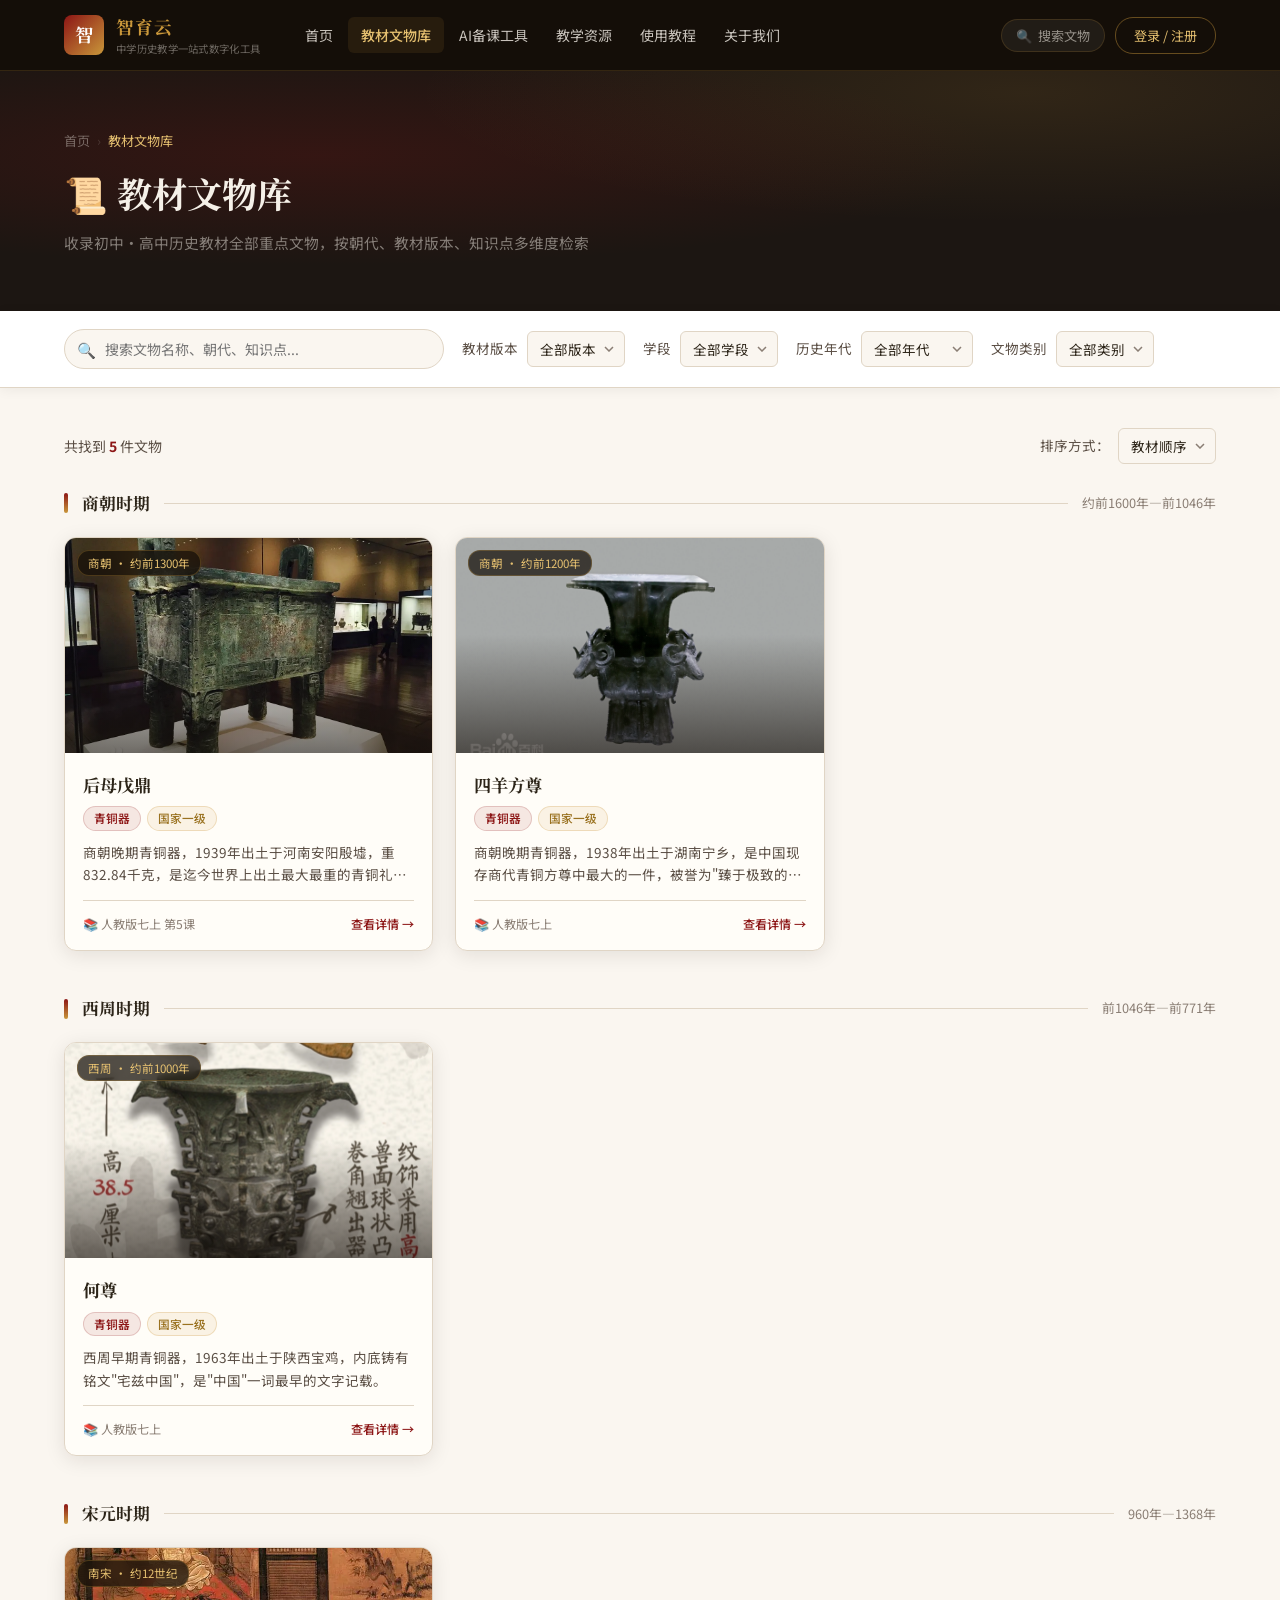
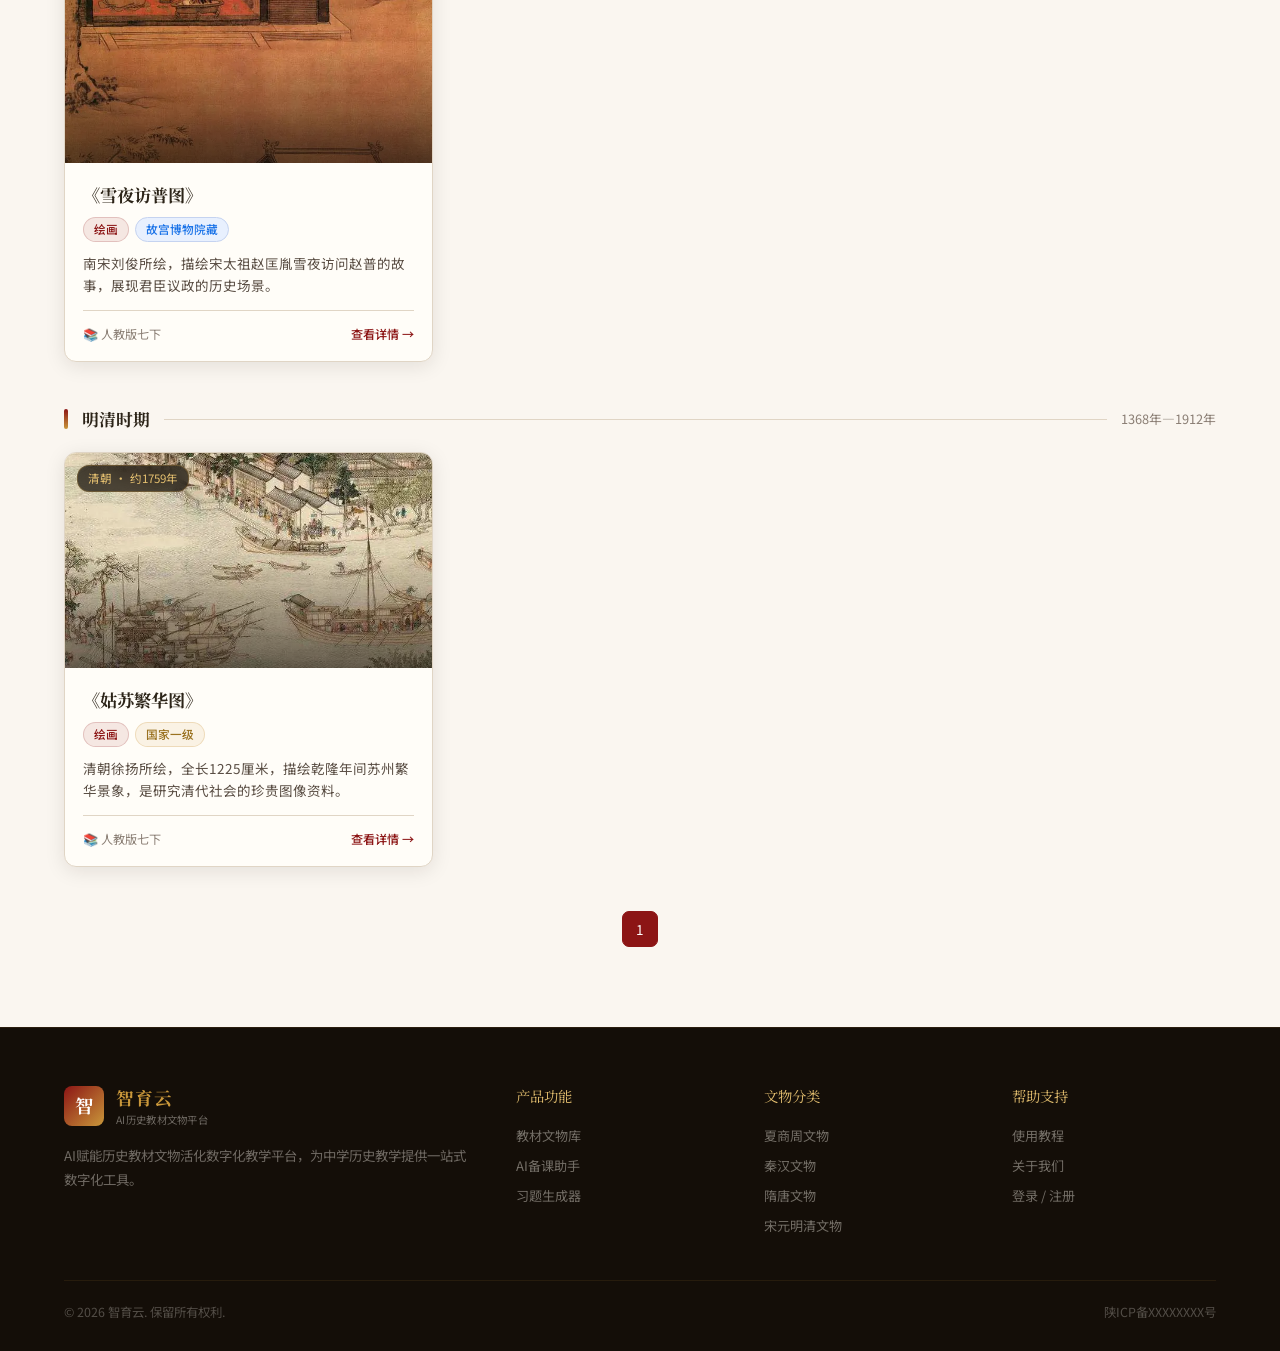
<file: artifacts.html>
<!DOCTYPE html>
<html lang="zh-CN">
<head>
  <meta charset="UTF-8">
  <meta name="viewport" content="width=device-width, initial-scale=1.0">
  <title>教材文物库 — 智育云</title>
  <link rel="stylesheet" href="css/style.css">
</head>
<body>

<!-- ===== 导航栏 ===== -->
<nav class="navbar" id="navbar">
  <div class="container navbar-inner">
    <a href="index.html" class="navbar-brand">
      <div class="brand-logo">智</div>
      <div class="brand-name">
        <span class="brand-name-main">智育云</span>
        <span class="brand-name-sub">中学历史教学一站式数字化工具</span>
      </div>
    </a>
    <nav class="navbar-nav">
      <a href="index.html" class="nav-link">首页</a>
      <a href="artifacts.html" class="nav-link core active">教材文物库</a>
      <a href="ai-tools.html" class="nav-link">AI备课工具</a>
      <a href="index.html#resources" class="nav-link">教学资源</a>
      <a href="index.html#tutorial" class="nav-link">使用教程</a>
      <a href="index.html#about" class="nav-link">关于我们</a>
    </nav>
    <div class="navbar-actions">
      <button class="nav-search-btn" data-search-open>
        <span>🔍</span><span>搜索文物</span>
      </button>
      <a href="login.html" class="nav-login">登录 / 注册</a>
    </div>
  </div>
</nav>

<!-- ===== 页面顶部 Hero ===== -->
<div class="page-hero">
  <div class="container page-hero-content">
    <div class="breadcrumb">
      <a href="index.html">首页</a>
      <span class="breadcrumb-sep">›</span>
      <span style="color:var(--gold-light);">教材文物库</span>
    </div>
    <h1 class="page-title">📜 教材文物库</h1>
    <p class="page-subtitle">收录初中·高中历史教材全部重点文物，按朝代、教材版本、知识点多维度检索</p>
  </div>
</div>

<!-- ===== 搜索过滤栏 ===== -->
<div class="search-bar">
  <div class="container search-bar-inner">
    <div class="search-input-wrap">
      <span class="search-icon">🔍</span>
      <input type="text" id="artifactSearch" placeholder="搜索文物名称、朝代、知识点...">
    </div>
    <div class="filter-group">
      <span class="filter-label">教材版本</span>
      <select class="filter-select">
        <option>全部版本</option>
        <option>人教版</option>
        <option>北师大版</option>
        <option>岳麓版</option>
        <option>统编版</option>
      </select>
    </div>
    <div class="filter-group">
      <span class="filter-label">学段</span>
      <select class="filter-select">
        <option>全部学段</option>
        <option>初中历史</option>
        <option>高中历史</option>
      </select>
    </div>
    <div class="filter-group">
      <span class="filter-label">历史年代</span>
      <select class="filter-select">
        <option>全部年代</option>
        <option>夏商周</option>
        <option>秦汉</option>
        <option>魏晋南北朝</option>
        <option>隋唐</option>
        <option>宋元</option>
        <option>明清</option>
        <option>近现代</option>
      </select>
    </div>
    <div class="filter-group">
      <span class="filter-label">文物类别</span>
      <select class="filter-select">
        <option>全部类别</option>
        <option>青铜器</option>
        <option>陶瓷器</option>
        <option>玉器</option>
        <option>兵器</option>
        <option>绘画</option>
        <option>书法</option>
        <option>文献典籍</option>
      </select>
    </div>
  </div>
</div>

<!-- ===== 文物库内容区 ===== -->
<div class="artifacts-page">
  <div class="container">
    <div class="artifacts-page-header">
      <div class="result-count">共找到 <strong>5</strong> 件文物</div>
      <div class="sort-wrap">
        <span>排序方式：</span>
        <select class="filter-select">
          <option>教材顺序</option>
          <option>朝代顺序</option>
          <option>最新收录</option>
        </select>
      </div>
    </div>

    <!-- 年代分组标题：商朝 -->
    <div style="display:flex;align-items:center;gap:14px;margin-bottom:20px;margin-top:8px;">
      <div style="width:4px;height:20px;background:linear-gradient(to bottom,var(--primary),var(--gold));border-radius:2px;"></div>
      <h3 style="font-family:var(--font-serif);font-size:1.05rem;color:var(--text-dark);">商朝时期</h3>
      <div style="flex:1;height:1px;background:var(--border);"></div>
      <span style="font-size:0.8rem;color:var(--text-light);">约前1600年—前1046年</span>
    </div>
    <div class="artifacts-full-grid" style="margin-bottom:44px;">
      <div class="artifact-card" onclick="location.href='artifact-detail.html'">
        <div class="artifact-card-img">
          <img src="wenwu/后母戊鼎1.webp" alt="后母戊鼎" style="width:100%;height:100%;object-fit:cover;">
          <div class="artifact-img-overlay"></div>
          <div class="artifact-era-badge">商朝 · 约前1300年</div>
        </div>
        <div class="artifact-card-body">
          <h3 class="artifact-card-name">后母戊鼎</h3>
          <div class="artifact-card-tags"><span class="tag tag-red">青铜器</span><span class="tag tag-gold">国家一级</span></div>
          <p class="artifact-card-desc">商朝晚期青铜器，1939年出土于河南安阳殷墟，重832.84千克，是迄今世界上出土最大最重的青铜礼器。</p>
          <div class="artifact-card-footer">
            <span class="artifact-textbook-label">📚 人教版七上 第5课</span>
            <a href="artifact-detail.html" class="artifact-detail-link">查看详情 →</a>
          </div>
        </div>
      </div>
      <div class="artifact-card" onclick="location.href='artifact-detail.html'">
        <div class="artifact-card-img">
          <img src="wenwu/四羊方尊1.webp" alt="四羊方尊" style="width:100%;height:100%;object-fit:cover;">
          <div class="artifact-img-overlay"></div>
          <div class="artifact-era-badge">商朝 · 约前1200年</div>
        </div>
        <div class="artifact-card-body">
          <h3 class="artifact-card-name">四羊方尊</h3>
          <div class="artifact-card-tags"><span class="tag tag-red">青铜器</span><span class="tag tag-gold">国家一级</span></div>
          <p class="artifact-card-desc">商朝晚期青铜器，1938年出土于湖南宁乡，是中国现存商代青铜方尊中最大的一件，被誉为"臻于极致的青铜典范"。</p>
          <div class="artifact-card-footer">
            <span class="artifact-textbook-label">📚 人教版七上</span>
            <a href="artifact-detail.html" class="artifact-detail-link">查看详情 →</a>
          </div>
        </div>
      </div>
    </div>

    <!-- 西周 -->
    <div style="display:flex;align-items:center;gap:14px;margin-bottom:20px;">
      <div style="width:4px;height:20px;background:linear-gradient(to bottom,var(--primary),var(--gold));border-radius:2px;"></div>
      <h3 style="font-family:var(--font-serif);font-size:1.05rem;color:var(--text-dark);">西周时期</h3>
      <div style="flex:1;height:1px;background:var(--border);"></div>
      <span style="font-size:0.8rem;color:var(--text-light);">前1046年—前771年</span>
    </div>
    <div class="artifacts-full-grid" style="margin-bottom:44px;">
      <div class="artifact-card" onclick="location.href='artifact-detail.html'">
        <div class="artifact-card-img">
          <img src="wenwu/何尊1.webp" alt="何尊" style="width:100%;height:100%;object-fit:cover;">
          <div class="artifact-img-overlay"></div>
          <div class="artifact-era-badge">西周 · 约前1000年</div>
        </div>
        <div class="artifact-card-body">
          <h3 class="artifact-card-name">何尊</h3>
          <div class="artifact-card-tags"><span class="tag tag-red">青铜器</span><span class="tag tag-gold">国家一级</span></div>
          <p class="artifact-card-desc">西周早期青铜器，1963年出土于陕西宝鸡，内底铸有铭文"宅兹中国"，是"中国"一词最早的文字记载。</p>
          <div class="artifact-card-footer">
            <span class="artifact-textbook-label">📚 人教版七上</span>
            <a href="artifact-detail.html" class="artifact-detail-link">查看详情 →</a>
          </div>
        </div>
      </div>
    </div>

    <!-- 宋元 -->
    <div style="display:flex;align-items:center;gap:14px;margin-bottom:20px;">
      <div style="width:4px;height:20px;background:linear-gradient(to bottom,var(--primary),var(--gold));border-radius:2px;"></div>
      <h3 style="font-family:var(--font-serif);font-size:1.05rem;color:var(--text-dark);">宋元时期</h3>
      <div style="flex:1;height:1px;background:var(--border);"></div>
      <span style="font-size:0.8rem;color:var(--text-light);">960年—1368年</span>
    </div>
    <div class="artifacts-full-grid" style="margin-bottom:44px;">
      <div class="artifact-card" onclick="location.href='artifact-detail.html'">
        <div class="artifact-card-img">
          <img src="wenwu/《雪夜访普图》1.webp" alt="《雪夜访普图》" style="width:100%;height:100%;object-fit:cover;">
          <div class="artifact-img-overlay"></div>
          <div class="artifact-era-badge">南宋 · 约12世纪</div>
        </div>
        <div class="artifact-card-body">
          <h3 class="artifact-card-name">《雪夜访普图》</h3>
          <div class="artifact-card-tags"><span class="tag tag-red">绘画</span><span class="tag tag-blue">故宫博物院藏</span></div>
          <p class="artifact-card-desc">南宋刘俊所绘，描绘宋太祖赵匡胤雪夜访问赵普的故事，展现君臣议政的历史场景。</p>
          <div class="artifact-card-footer">
            <span class="artifact-textbook-label">📚 人教版七下</span>
            <a href="artifact-detail.html" class="artifact-detail-link">查看详情 →</a>
          </div>
        </div>
      </div>
    </div>

    <!-- 明清 -->
    <div style="display:flex;align-items:center;gap:14px;margin-bottom:20px;">
      <div style="width:4px;height:20px;background:linear-gradient(to bottom,var(--primary),var(--gold));border-radius:2px;"></div>
      <h3 style="font-family:var(--font-serif);font-size:1.05rem;color:var(--text-dark);">明清时期</h3>
      <div style="flex:1;height:1px;background:var(--border);"></div>
      <span style="font-size:0.8rem;color:var(--text-light);">1368年—1912年</span>
    </div>
    <div class="artifacts-full-grid" style="margin-bottom:44px;">
      <div class="artifact-card" onclick="location.href='artifact-detail.html'">
        <div class="artifact-card-img">
          <img src="wenwu/姑苏繁华图1.webp" alt="《姑苏繁华图》" style="width:100%;height:100%;object-fit:cover;">
          <div class="artifact-img-overlay"></div>
          <div class="artifact-era-badge">清朝 · 约1759年</div>
        </div>
        <div class="artifact-card-body">
          <h3 class="artifact-card-name">《姑苏繁华图》</h3>
          <div class="artifact-card-tags"><span class="tag tag-red">绘画</span><span class="tag tag-gold">国家一级</span></div>
          <p class="artifact-card-desc">清朝徐扬所绘，全长1225厘米，描绘乾隆年间苏州繁华景象，是研究清代社会的珍贵图像资料。</p>
          <div class="artifact-card-footer">
            <span class="artifact-textbook-label">📚 人教版七下</span>
            <a href="artifact-detail.html" class="artifact-detail-link">查看详情 →</a>
          </div>
        </div>
      </div>
    </div>

    <!-- 分页 -->
    <div class="pagination">
      <button class="page-btn active">1</button>
    </div>
  </div>
</div>

<!-- ===== 页脚 ===== -->
<footer>
  <div class="container">
    <div class="footer-grid">
      <div>
        <div class="navbar-brand" style="margin-bottom:0;">
          <div class="brand-logo">智</div>
          <div class="brand-name">
            <span class="brand-name-main">智育云</span>
            <span class="brand-name-sub">AI历史教材文物平台</span>
          </div>
        </div>
        <p class="footer-brand-desc">AI赋能历史教材文物活化数字化教学平台，为中学历史教学提供一站式数字化工具。</p>
      </div>
      <div>
        <div class="footer-col-title">产品功能</div>
        <div class="footer-links">
          <a href="artifacts.html" class="footer-link">教材文物库</a>
          <a href="ai-tools.html" class="footer-link">AI备课助手</a>
          <a href="ai-tools.html" class="footer-link">习题生成器</a>
        </div>
      </div>
      <div>
        <div class="footer-col-title">文物分类</div>
        <div class="footer-links">
          <a href="#" class="footer-link">夏商周文物</a>
          <a href="#" class="footer-link">秦汉文物</a>
          <a href="#" class="footer-link">隋唐文物</a>
          <a href="#" class="footer-link">宋元明清文物</a>
        </div>
      </div>
      <div>
        <div class="footer-col-title">帮助支持</div>
        <div class="footer-links">
          <a href="index.html#tutorial" class="footer-link">使用教程</a>
          <a href="index.html#about" class="footer-link">关于我们</a>
          <a href="login.html" class="footer-link">登录 / 注册</a>
        </div>
      </div>
    </div>
    <div class="footer-bottom">
      <span class="footer-copy">© <span id="currentYear">2024</span> 智育云. 保留所有权利.</span>
      <span class="footer-icp">陕ICP备XXXXXXXX号</span>
    </div>
  </div>
</footer>

<!-- 搜索弹窗 -->
<div id="searchModal" class="search-modal" onclick="if(event.target===this)this.classList.remove('open')">
  <div class="search-modal-card">
    <h3 class="search-modal-title">🔍 搜索文物库</h3>
    <div class="search-modal-input-wrap">
      <span class="search-modal-icon">🔍</span>
      <input type="text" class="search-modal-input" placeholder="输入文物名称、朝代、知识点...">
    </div>
    <div class="hot-searches">
      <span class="hot-search-label">热门搜索：</span>
      <span class="hot-search-tag">何尊</span>
      <span class="hot-search-tag">后母戊鼎</span>
      <span class="hot-search-tag">四羊方尊</span>
      <span class="hot-search-tag">姑苏繁华图</span>
    </div>
    <button onclick="this.closest('.search-modal').classList.remove('open')" style="width:100%;padding:12px;background:var(--primary);color:white;border-radius:var(--radius);font-size:0.92rem;cursor:pointer;font-family:var(--font-sans);border:none;">搜索</button>
  </div>
</div>

<script src="js/app.js"></script>
</body>
</html>
</file>
<file: css/style.css>
/* 智育云 — AI赋能历史教材文物活化数字化教学平台 */
/* 视觉风格参考陕西历史博物馆官网 */

@import url('https://fonts.googleapis.com/css2?family=Noto+Serif+SC:wght@400;500;600;700&family=Noto+Sans+SC:wght@300;400;500;700&display=swap');

/* ===================== CSS 变量 ===================== */
:root {
  --primary: #8C1515;
  --primary-dark: #5A0A0A;
  --primary-hover: #A01A1A;
  --gold: #C9973A;
  --gold-light: #E5C070;
  --gold-dark: #9A7220;
  --bg-dark: #1C1612;
  --bg-nav: #140E08;
  --bg-warm: #FAF6F0;
  --bg-card: #FFFDF8;
  --bg-section: #F3EBE0;
  --text-dark: #2C2418;
  --text-medium: #5A4E44;
  --text-light: #8A7E74;
  --text-white: #F5F0E8;
  --border: #E0D5C5;
  --border-gold: rgba(201,151,58,0.35);
  --font-serif: 'Noto Serif SC', 'STSong', 'SimSun', serif;
  --font-sans: 'Noto Sans SC', 'Microsoft YaHei', sans-serif;
  --shadow: 0 4px 20px rgba(28,22,18,0.10);
  --shadow-lg: 0 8px 40px rgba(28,22,18,0.18);
  --radius: 6px;
  --radius-lg: 12px;
  --transition: all 0.3s ease;
}

/* ===================== Reset ===================== */
*, *::before, *::after { box-sizing: border-box; margin: 0; padding: 0; }
html { scroll-behavior: smooth; }
body { font-family: var(--font-sans); color: var(--text-dark); background: var(--bg-warm); line-height: 1.6; overflow-x: hidden; }
a { text-decoration: none; color: inherit; }
img { max-width: 100%; display: block; }
ul { list-style: none; }
button { cursor: pointer; border: none; background: none; font-family: var(--font-sans); }
::-webkit-scrollbar { width: 5px; }
::-webkit-scrollbar-track { background: var(--bg-warm); }
::-webkit-scrollbar-thumb { background: var(--gold); border-radius: 3px; }

/* ===================== 通用工具 ===================== */
.container { max-width: 1200px; margin: 0 auto; padding: 0 24px; }

.section-title { font-family: var(--font-serif); font-size: 2rem; color: var(--text-dark); text-align: center; margin-bottom: 12px; }
.section-title span { color: var(--primary); }
.section-subtitle { text-align: center; color: var(--text-medium); font-size: 0.95rem; margin-bottom: 48px; }
.section-divider { display: flex; align-items: center; justify-content: center; gap: 12px; margin-bottom: 16px; }
.section-divider::before { content: ''; width: 60px; height: 1px; background: linear-gradient(to right, transparent, var(--gold)); }
.section-divider::after { content: ''; width: 60px; height: 1px; background: linear-gradient(to left, transparent, var(--gold)); }
.section-divider-icon { color: var(--gold); font-size: 1rem; }

.tag { display: inline-block; padding: 2px 10px; border-radius: 20px; font-size: 0.73rem; font-weight: 500; }
.tag-red { background: rgba(140,21,21,0.09); color: var(--primary); border: 1px solid rgba(140,21,21,0.18); }
.tag-gold { background: rgba(201,151,58,0.1); color: var(--gold-dark); border: 1px solid rgba(201,151,58,0.25); }
.tag-blue { background: #E8F0FE; color: #1a73e8; border: 1px solid #c5d3f0; }
.tag-green { background: #E6F4EA; color: #1e7e34; border: 1px solid #b7dfbf; }

.btn { display: inline-flex; align-items: center; gap: 8px; padding: 10px 24px; border-radius: var(--radius); font-size: 0.92rem; font-weight: 500; transition: var(--transition); cursor: pointer; border: 2px solid transparent; }
.btn-primary { background: var(--primary); color: white; border-color: var(--primary); }
.btn-primary:hover { background: var(--primary-hover); border-color: var(--primary-hover); transform: translateY(-1px); box-shadow: var(--shadow); }
.btn-outline { background: transparent; color: var(--primary); border: 2px solid var(--primary); }
.btn-outline:hover { background: var(--primary); color: white; }
.btn-gold { background: var(--gold); color: white; border-color: var(--gold); }
.btn-gold:hover { background: var(--gold-dark); border-color: var(--gold-dark); transform: translateY(-1px); }
.btn-ghost { background: transparent; color: rgba(245,240,232,0.75); border: 2px solid rgba(245,240,232,0.25); }
.btn-ghost:hover { background: rgba(255,255,255,0.1); color: white; }
.btn-sm { padding: 6px 16px; font-size: 0.82rem; }
.btn-lg { padding: 14px 34px; font-size: 1rem; }

/* ===================== 导航栏 ===================== */
.navbar {
  position: fixed; top: 0; left: 0; right: 0; z-index: 1000;
  background: var(--bg-nav);
  border-bottom: 1px solid rgba(201,151,58,0.18);
  transition: var(--transition);
}
.navbar.scrolled { box-shadow: 0 2px 24px rgba(0,0,0,0.35); }
.navbar-inner { display: flex; align-items: center; height: 70px; gap: 32px; }
.navbar-brand { display: flex; align-items: center; gap: 12px; flex-shrink: 0; }
.brand-logo {
  width: 40px; height: 40px;
  background: linear-gradient(135deg, var(--primary), var(--gold));
  border-radius: 8px; display: flex; align-items: center; justify-content: center;
  color: white; font-family: var(--font-serif); font-size: 1.15rem; font-weight: 700;
}
.brand-name { display: flex; flex-direction: column; }
.brand-name-main { font-family: var(--font-serif); font-size: 1.1rem; font-weight: 700; color: var(--gold); letter-spacing: 1px; }
.brand-name-sub { font-size: 0.65rem; color: rgba(245,240,232,0.4); letter-spacing: 0.3px; }
.navbar-nav { display: flex; align-items: center; gap: 2px; flex: 1; }
.nav-link { padding: 7px 13px; color: rgba(245,240,232,0.8); font-size: 0.875rem; border-radius: var(--radius); transition: var(--transition); white-space: nowrap; }
.nav-link:hover, .nav-link.active { color: var(--gold-light); background: rgba(201,151,58,0.1); }
.nav-link.core { color: var(--gold-light); font-weight: 500; }
.nav-link.core:hover { background: rgba(201,151,58,0.15); }
.navbar-actions { display: flex; align-items: center; gap: 10px; flex-shrink: 0; }
.nav-search-btn { display: flex; align-items: center; gap: 6px; background: rgba(255,255,255,0.06); border: 1px solid rgba(201,151,58,0.18); border-radius: 18px; padding: 6px 14px; color: rgba(245,240,232,0.55); font-size: 0.82rem; cursor: pointer; transition: var(--transition); }
.nav-search-btn:hover { background: rgba(255,255,255,0.1); border-color: rgba(201,151,58,0.35); color: var(--gold-light); }
.nav-login { padding: 7px 18px; background: transparent; border: 1px solid rgba(201,151,58,0.45); color: var(--gold-light); border-radius: 18px; font-size: 0.82rem; transition: var(--transition); }
.nav-login:hover { background: var(--gold); color: white; border-color: var(--gold); }
.nav-mobile-menu { display: none; color: var(--text-white); font-size: 1.4rem; cursor: pointer; }

/* ===== 登录后用户信息区 ===== */
.nav-user {
  position: relative;
  display: flex;
  align-items: center;
  gap: 9px;
  cursor: pointer;
  padding: 5px 12px 5px 5px;
  border-radius: 22px;
  border: 1px solid rgba(201,151,58,0.3);
  transition: var(--transition);
}
.nav-user:hover { background: rgba(201,151,58,0.1); border-color: rgba(201,151,58,0.5); }
.nav-user-avatar {
  width: 30px; height: 30px;
  background: linear-gradient(135deg, var(--primary), var(--gold));
  border-radius: 50%;
  display: flex; align-items: center; justify-content: center;
  font-family: var(--font-serif); font-size: 0.85rem; color: white; font-weight: 700;
  flex-shrink: 0;
}
.nav-user-name { font-size: 0.845rem; color: var(--gold-light); max-width: 80px; overflow: hidden; text-overflow: ellipsis; white-space: nowrap; }
.nav-user-arrow { font-size: 0.6rem; color: rgba(201,151,58,0.6); transition: transform 0.25s; }
.nav-user:hover .nav-user-arrow { transform: rotate(180deg); }
.nav-user-dropdown {
  position: absolute; top: calc(100% + 8px); right: 0;
  background: white;
  border: 1px solid var(--border);
  border-radius: var(--radius-lg);
  box-shadow: var(--shadow-lg);
  min-width: 160px;
  overflow: hidden;
  opacity: 0; pointer-events: none;
  transform: translateY(-6px);
  transition: all 0.22s ease;
  z-index: 200;
}
.nav-user:hover .nav-user-dropdown,
.nav-user.open .nav-user-dropdown {
  opacity: 1; pointer-events: auto; transform: translateY(0);
}
.nav-user-dropdown-header {
  padding: 14px 16px 10px;
  border-bottom: 1px solid var(--border);
  background: var(--bg-warm);
}
.nav-user-dropdown-name { font-weight: 600; font-size: 0.9rem; color: var(--text-dark); }
.nav-user-dropdown-role { font-size: 0.75rem; color: var(--text-light); margin-top: 2px; }
.nav-dropdown-item {
  display: flex; align-items: center; gap: 9px;
  padding: 10px 16px;
  font-size: 0.845rem; color: var(--text-medium);
  transition: var(--transition); cursor: pointer;
}
.nav-dropdown-item:hover { background: var(--bg-warm); color: var(--text-dark); }
.nav-dropdown-item.danger { color: #c0392b; }
.nav-dropdown-item.danger:hover { background: #fdf0f0; }
.nav-dropdown-divider { height: 1px; background: var(--border); margin: 4px 0; }

/* ===================== 英雄区 ===================== */
.hero {
  position: relative; height: 100vh; min-height: 620px;
  display: flex; align-items: center; overflow: hidden;
  background: url('../picture/背景3.jfif') center/cover no-repeat;
}
.hero-bg {
  position: absolute; inset: 0;
  background:
    radial-gradient(ellipse at 15% 55%, rgba(140,21,21,0.45) 0%, transparent 52%),
    radial-gradient(ellipse at 85% 20%, rgba(201,151,58,0.2) 0%, transparent 42%),
    linear-gradient(145deg, rgba(28,22,18,0.88) 0%, rgba(39,24,5,0.80) 55%, rgba(28,22,18,0.88) 100%);
}
.hero-pattern {
  position: absolute; inset: 0; opacity: 0.035;
  background-image:
    repeating-linear-gradient(0deg, transparent, transparent 48px, rgba(201,151,58,1) 48px, rgba(201,151,58,1) 49px),
    repeating-linear-gradient(90deg, transparent, transparent 48px, rgba(201,151,58,1) 48px, rgba(201,151,58,1) 49px);
}
.hero-deco-char { position: absolute; right: 8%; top: 50%; transform: translateY(-50%); font-family: var(--font-serif); font-size: 22rem; color: var(--gold); opacity: 0.05; user-select: none; pointer-events: none; z-index: 1; line-height: 1; }
.hero-content { position: relative; z-index: 2; max-width: 660px; }
.hero-badge { display: inline-flex; align-items: center; gap: 8px; background: rgba(201,151,58,0.12); border: 1px solid rgba(201,151,58,0.28); color: var(--gold-light); padding: 6px 16px; border-radius: 20px; font-size: 0.82rem; margin-bottom: 28px; }
.hero-badge::before { content: '✦'; color: var(--gold); }
.hero-title { font-family: var(--font-serif); font-size: 3.5rem; line-height: 1.2; color: var(--text-white); margin-bottom: 6px; }
.hero-title .highlight { color: var(--gold); }
.hero-subtitle { font-family: var(--font-serif); font-size: 1.3rem; color: rgba(245,240,232,0.55); margin-bottom: 20px; font-weight: 400; letter-spacing: 1px; }
.hero-divider { width: 60px; height: 2px; background: linear-gradient(to right, var(--gold), transparent); margin-bottom: 20px; border-radius: 1px; }
.hero-desc { color: rgba(245,240,232,0.5); font-size: 0.95rem; line-height: 1.85; margin-bottom: 40px; max-width: 540px; }
.hero-actions { display: flex; gap: 16px; flex-wrap: wrap; }
.hero-stats { position: absolute; bottom: 56px; right: 56px; display: flex; gap: 44px; z-index: 2; }
.hero-stat { text-align: center; }
.hero-stat-num { font-family: var(--font-serif); font-size: 2.2rem; color: var(--gold); font-weight: 700; display: block; line-height: 1; }
.hero-stat-label { font-size: 0.75rem; color: rgba(245,240,232,0.45); letter-spacing: 1px; margin-top: 4px; display: block; }
.hero-scroll { position: absolute; bottom: 28px; left: 50%; transform: translateX(-50%); z-index: 2; display: flex; flex-direction: column; align-items: center; gap: 6px; color: rgba(245,240,232,0.35); font-size: 0.72rem; animation: scrollBounce 2.2s ease-in-out infinite; }
.hero-scroll-arrow { width: 20px; height: 20px; border-right: 2px solid rgba(201,151,58,0.45); border-bottom: 2px solid rgba(201,151,58,0.45); transform: rotate(45deg); }
@keyframes scrollBounce { 0%,100%{transform:translateX(-50%) translateY(0)} 50%{transform:translateX(-50%) translateY(7px)} }

/* ===================== 文明长河 ===================== */
.heritage-river {
  background: var(--bg-dark);
  position: relative;
  overflow: hidden;
}
.heritage-river::before {
  content: '';
  position: absolute; inset: 0;
  background:
    radial-gradient(ellipse at 0% 50%, rgba(140,21,21,0.14) 0%, transparent 50%),
    radial-gradient(ellipse at 100% 50%, rgba(201,151,58,0.1) 0%, transparent 50%),
    radial-gradient(rgba(201,151,58,0.04) 1px, transparent 1px);
  background-size: 100% 100%, 100% 100%, 30px 30px;
  pointer-events: none;
}
.heritage-river-inner { padding: 80px 0 56px; position: relative; z-index: 1; }

.river-item {
  display: flex;
  align-items: center;
  gap: 64px;
  padding: 48px 80px;
  max-width: 1140px;
  margin: 0 auto;
}
.river-left  { flex-direction: row; }
.river-right { flex-direction: row-reverse; }

.river-img-wrap {
  flex: 0 0 420px;
  height: 290px;
  position: relative;
  border-radius: 16px;
  overflow: hidden;
  box-shadow: 0 12px 40px rgba(0,0,0,0.45);
}
.river-img-wrap::before,
.river-img-wrap::after {
  content: ''; position: absolute; width: 22px; height: 22px;
  border-color: var(--gold); border-style: solid; z-index: 3;
  pointer-events: none;
}
.river-img-wrap::before { top: 6px; left: 6px; border-width: 2px 0 0 2px; border-radius: 3px 0 0 0; }
.river-img-wrap::after  { bottom: 6px; right: 6px; border-width: 0 2px 2px 0; border-radius: 0 0 3px 0; }
.river-img {
  width: 100%; height: 100%; object-fit: cover; display: block;
  filter: brightness(0.88) contrast(1.06) saturate(0.9);
  transition: all 0.45s ease;
}
.river-img-wrap:hover .river-img {
  filter: brightness(1) contrast(1.08) saturate(1.05);
  transform: scale(1.04);
}

.river-content { flex: 1; }
.river-era-badge {
  display: inline-block;
  padding: 4px 16px;
  background: linear-gradient(90deg, rgba(140,21,21,0.35), rgba(201,151,58,0.2));
  border: 1px solid rgba(201,151,58,0.38);
  border-radius: 20px;
  font-size: 0.8rem; color: var(--gold-light);
  letter-spacing: 0.06em; margin-bottom: 14px;
}
.river-name {
  font-family: var(--font-serif); font-size: 1.9rem;
  color: var(--text-white); margin-bottom: 14px; letter-spacing: 0.03em;
}
.river-desc {
  color: rgba(245,240,232,0.58);
  font-size: 0.9rem; line-height: 1.9; margin-bottom: 20px;
}
.river-tags { display: flex; gap: 8px; flex-wrap: wrap; }
.river-tag {
  padding: 3px 12px;
  background: rgba(255,255,255,0.05);
  border: 1px solid rgba(201,151,58,0.22);
  border-radius: 12px; font-size: 0.75rem; color: rgba(201,151,58,0.72);
}

.river-wave { width: 100%; height: 62px; padding: 0 24px; opacity: 0.9; }
.river-wave svg { width: 100%; height: 100%; }

.river-footer {
  display: flex; align-items: center; gap: 22px;
  max-width: 440px; margin: 44px auto 0; padding-bottom: 8px;
}
.river-footer-line {
  flex: 1; height: 1px;
  background: linear-gradient(90deg, transparent, rgba(201,151,58,0.4), transparent);
}
.river-footer-text {
  color: rgba(201,151,58,0.5); font-family: var(--font-serif);
  font-size: 0.9rem; white-space: nowrap; letter-spacing: 0.18em;
}

/* ===================== 特色功能区 ===================== */
.features {
  padding: 96px 0;
  background-color: var(--bg-warm);
  background-image:
    radial-gradient(circle at 92% 8%, rgba(201,151,58,0.13) 0%, transparent 32%),
    radial-gradient(circle at 8% 92%, rgba(140,21,21,0.07) 0%, transparent 32%),
    radial-gradient(rgba(201,151,58,0.1) 1px, transparent 1px);
  background-size: 100% 100%, 100% 100%, 26px 26px;
  position: relative; overflow: hidden;
}
.features::after {
  content: '史';
  position: absolute; font-family: var(--font-serif); font-size: 24rem;
  color: rgba(140,21,21,0.028); right: 1%; top: 50%; transform: translateY(-50%);
  pointer-events: none; user-select: none; line-height: 1; z-index: 0;
}
.features .container { position: relative; z-index: 1; }
.features-grid { display: grid; grid-template-columns: repeat(3,1fr); gap: 24px; counter-reset: feature-counter; }
.feature-card {
  background-color: #FBF2E4;
  background-size: cover;
  background-position: center;
  border: 1px solid rgba(201,151,58,0.28);
  border-radius: var(--radius-lg);
  padding: 32px 26px 28px;
  transition: var(--transition);
  position: relative;
  overflow: hidden;
  box-shadow: 0 3px 14px rgba(140,21,21,0.07);
  counter-increment: feature-counter;
}
.feature-card:nth-child(1) { background-image: linear-gradient(160deg,rgba(255,253,248,0.52) 0%,rgba(251,242,228,0.52) 100%), url('../picture/中国风历史文物背景图生成 (1).png'); }
.feature-card:nth-child(2) { background-image: linear-gradient(160deg,rgba(255,253,248,0.52) 0%,rgba(251,242,228,0.52) 100%), url('../picture/中国风历史文物背景图生成 (2).png'); }
.feature-card:nth-child(3) { background-image: linear-gradient(160deg,rgba(255,253,248,0.52) 0%,rgba(251,242,228,0.52) 100%), url('../picture/中国风历史文物背景图生成 (4).png'); }
.feature-card:nth-child(4) { background-image: linear-gradient(160deg,rgba(255,253,248,0.52) 0%,rgba(251,242,228,0.52) 100%), url('../picture/中国风历史文物背景图生成 (5).png'); }
.feature-card:nth-child(5) { background-image: linear-gradient(160deg,rgba(255,253,248,0.52) 0%,rgba(251,242,228,0.52) 100%), url('../picture/中国风历史文物背景图生成 (6).png'); }
.feature-card:nth-child(6) { background-image: linear-gradient(160deg,rgba(255,253,248,0.52) 0%,rgba(251,242,228,0.52) 100%), url('../picture/中国风历史文物背景图生成 (7).png'); }
.feature-card::before {
  content: '';
  position: absolute; top: 0; left: 0; right: 0; height: 4px;
  background: linear-gradient(90deg, var(--primary), var(--gold));
}
.feature-card::after {
  content: counter(feature-counter, decimal-leading-zero);
  position: absolute; right: 14px; bottom: 10px;
  font-family: var(--font-serif); font-size: 5rem;
  color: rgba(140,21,21,0.07); font-weight: 700; line-height: 1;
  pointer-events: none; user-select: none;
}
.feature-card:hover { transform: translateY(-7px); box-shadow: 0 14px 40px rgba(140,21,21,0.14); border-color: rgba(201,151,58,0.5); }
.feature-icon {
  width: 58px; height: 58px;
  background: linear-gradient(135deg, rgba(140,21,21,0.12), rgba(201,151,58,0.16));
  border: 1.5px solid rgba(201,151,58,0.32);
  border-radius: 14px;
  display: flex; align-items: center; justify-content: center;
  font-size: 1.6rem; margin-bottom: 18px;
  box-shadow: 0 4px 12px rgba(201,151,58,0.15);
  transition: var(--transition);
}
.feature-card:hover .feature-icon { transform: scale(1.08); box-shadow: 0 6px 20px rgba(201,151,58,0.28); background: linear-gradient(135deg, rgba(140,21,21,0.18), rgba(201,151,58,0.24)); }
.feature-title { font-family: var(--font-serif); font-size: 1.12rem; margin-bottom: 10px; color: var(--text-dark); font-weight: 700; text-shadow: 0 1px 3px rgba(255,253,248,0.8); }
.feature-desc { color: var(--text-dark); font-size: 0.875rem; line-height: 1.75; text-shadow: 0 1px 2px rgba(255,253,248,0.7); }
.feature-link { display: inline-flex; align-items: center; gap: 4px; color: var(--primary); font-size: 0.82rem; margin-top: 14px; font-weight: 500; transition: var(--transition); }
.feature-link:hover { gap: 8px; }

/* ===================== 文物卡片 ===================== */
.artifact-card { background: var(--bg-card); border-radius: var(--radius-lg); overflow: hidden; box-shadow: var(--shadow); transition: var(--transition); cursor: pointer; border: 1px solid var(--border); }
.artifact-card:hover { transform: translateY(-7px); box-shadow: var(--shadow-lg); }
.artifact-card-img { width: 100%; height: 215px; position: relative; overflow: hidden; }
.artifact-img-placeholder { width: 100%; height: 100%; display: flex; flex-direction: column; align-items: center; justify-content: center; gap: 8px; color: rgba(255,255,255,0.78); font-family: var(--font-serif); font-size: 0.9rem; }
.artifact-img-overlay { position: absolute; inset: 0; background: linear-gradient(to top, rgba(20,14,8,0.6) 0%, transparent 55%); }
.artifact-card-img img { width: 100%; height: 100%; object-fit: cover; transition: transform 0.5s ease; }
.artifact-card:hover .artifact-card-img img { transform: scale(1.07); }
.artifact-era-badge { position: absolute; top: 12px; left: 12px; background: rgba(20,14,8,0.72); color: var(--gold-light); padding: 3px 10px; border-radius: 12px; font-size: 0.72rem; backdrop-filter: blur(6px); border: 1px solid rgba(201,151,58,0.28); }
.artifact-card-body { padding: 18px 18px 16px; }
.artifact-card-name { font-family: var(--font-serif); font-size: 1.08rem; color: var(--text-dark); margin-bottom: 8px; }
.artifact-card-tags { display: flex; gap: 6px; margin-bottom: 10px; flex-wrap: wrap; }
.artifact-card-desc { color: var(--text-medium); font-size: 0.845rem; line-height: 1.65; display: -webkit-box; -webkit-line-clamp: 2; -webkit-box-orient: vertical; overflow: hidden; margin-bottom: 14px; }
.artifact-card-footer { display: flex; align-items: center; justify-content: space-between; padding-top: 14px; border-top: 1px solid var(--border); }
.artifact-textbook-label { font-size: 0.76rem; color: var(--text-light); display: flex; align-items: center; gap: 4px; }
.artifact-detail-link { font-size: 0.76rem; color: var(--primary); display: flex; align-items: center; gap: 3px; font-weight: 500; transition: var(--transition); }
.artifact-detail-link:hover { gap: 6px; }

/* ===================== 文物展示区 ===================== */
.artifacts-section {
  padding: 96px 0;
  background-color: var(--bg-section);
  background-image:
    radial-gradient(circle at 4% 50%, rgba(140,21,21,0.09) 0%, transparent 38%),
    radial-gradient(circle at 96% 50%, rgba(201,151,58,0.09) 0%, transparent 38%),
    linear-gradient(45deg, rgba(201,151,58,0.045) 25%, transparent 25%, transparent 75%, rgba(201,151,58,0.045) 75%),
    linear-gradient(45deg, rgba(201,151,58,0.045) 25%, transparent 25%, transparent 75%, rgba(201,151,58,0.045) 75%);
  background-size: 100% 100%, 100% 100%, 20px 20px, 20px 20px;
  background-position: 0 0, 0 0, 0 0, 10px 10px;
  position: relative; overflow: hidden;
}
.artifacts-section::after {
  content: '器';
  position: absolute; font-family: var(--font-serif); font-size: 24rem;
  color: rgba(140,21,21,0.027); left: 0%; bottom: 2%;
  pointer-events: none; user-select: none; line-height: 1; z-index: 0;
}
.artifacts-section .container { position: relative; z-index: 1; }
.artifacts-filter { display: flex; gap: 10px; justify-content: center; flex-wrap: wrap; margin-bottom: 44px; }
.filter-btn { padding: 7px 18px; border-radius: 20px; border: 1px solid var(--border); background: white; color: var(--text-medium); font-size: 0.845rem; cursor: pointer; transition: var(--transition); font-family: var(--font-sans); }
.filter-btn:hover, .filter-btn.active { background: var(--primary); color: white; border-color: var(--primary); }
.artifacts-grid { display: grid; grid-template-columns: repeat(3,1fr); gap: 24px; }

/* ===================== AI 工具区（深色）===================== */
.ai-section { padding: 96px 0; background: url('../picture/背景2.jfif') center/cover no-repeat; position: relative; overflow: hidden; }
.ai-section::before { content: ''; position: absolute; inset: 0; background: rgba(8,22,18,0.82); }
.ai-section::after { content: ''; position: absolute; inset: 0; background: radial-gradient(ellipse at 70% 50%, rgba(140,21,21,0.22) 0%, transparent 58%); pointer-events:none; }
.ai-tools-grid { display: grid; grid-template-columns: repeat(2,1fr); gap: 22px; }
.ai-tool-card { background: rgba(255,255,255,0.06); border: 1px solid rgba(201,151,58,0.22); border-radius: var(--radius-lg); padding: 26px; transition: var(--transition); position: relative; z-index: 1; }
.ai-tool-card:hover { background: rgba(255,255,255,0.07); border-color: rgba(201,151,58,0.38); transform: translateY(-3px); }
.ai-tool-card-header { display: flex; align-items: center; gap: 14px; margin-bottom: 14px; }
.ai-tool-icon { width: 46px; height: 46px; background: linear-gradient(135deg, var(--primary), var(--gold)); border-radius: 10px; display: flex; align-items: center; justify-content: center; font-size: 1.3rem; flex-shrink: 0; }
.ai-tool-name { font-family: var(--font-serif); font-size: 1rem; color: var(--text-white); margin-bottom: 4px; }
.ai-tool-desc { color: rgba(245,240,232,0.5); font-size: 0.845rem; line-height: 1.72; margin-bottom: 14px; }
.ai-tool-features { display: flex; flex-wrap: wrap; gap: 6px; }
.ai-feature-tag { padding: 3px 10px; background: rgba(201,151,58,0.1); border: 1px solid rgba(201,151,58,0.2); border-radius: 10px; font-size: 0.72rem; color: var(--gold-light); }

/* ===================== 统计区 ===================== */
.stats-section { padding: 72px 0; background: url('../picture/背景1.jfif') center/cover no-repeat; position: relative; overflow: hidden; }
.stats-section::before { content: ''; position: absolute; inset: 0; background: rgba(110,18,18,0.75); }
.stats-section::after { content: ''; position: absolute; inset: 0; background: radial-gradient(ellipse at 20% 50%, rgba(201,151,58,0.2) 0%, transparent 52%); pointer-events:none; }
.stats-grid { display: grid; grid-template-columns: repeat(4,1fr); gap: 0; position: relative; z-index: 1; }
.stat-item { text-align: center; padding: 28px; border-right: 1px solid rgba(255,255,255,0.14); color: white; }
.stat-item:last-child { border-right: none; }
.stat-num { font-family: var(--font-serif); font-size: 2.8rem; font-weight: 700; color: var(--gold-light); display: block; line-height: 1; margin-bottom: 8px; }
.stat-unit { font-size: 1.1rem; color: white; }
.stat-label { font-size: 0.85rem; opacity: 0.7; }

/* ===================== CTA 区 ===================== */
.cta-section {
  padding: 96px 0;
  background-color: var(--bg-warm);
  background-image:
    radial-gradient(circle at 18% 50%, rgba(140,21,21,0.07) 0%, transparent 42%),
    radial-gradient(circle at 82% 50%, rgba(201,151,58,0.08) 0%, transparent 42%),
    radial-gradient(rgba(201,151,58,0.08) 1px, transparent 1px);
  background-size: 100% 100%, 100% 100%, 30px 30px;
}
.cta-card { background: linear-gradient(140deg, var(--bg-dark) 0%, #2E1A0E 100%); border-radius: 18px; padding: 68px 72px; text-align: center; position: relative; overflow: hidden; border: 1px solid rgba(201,151,58,0.18); }
.cta-card::before { content: ''; position: absolute; top: -70px; right: -70px; width: 220px; height: 220px; border-radius: 50%; background: rgba(201,151,58,0.07); }
.cta-card::after { content: ''; position: absolute; bottom: -50px; left: -50px; width: 180px; height: 180px; border-radius: 50%; background: rgba(140,21,21,0.1); }
.cta-title { font-family: var(--font-serif); font-size: 2.1rem; color: var(--text-white); margin-bottom: 14px; position: relative; z-index: 1; }
.cta-subtitle { color: rgba(245,240,232,0.5); font-size: 0.95rem; margin-bottom: 36px; position: relative; z-index: 1; }
.cta-actions { display: flex; gap: 18px; justify-content: center; position: relative; z-index: 1; flex-wrap: wrap; }

/* ===================== 教程区 / 资源区 / 关于区 增强 ===================== */
.section-tutorial {
  padding: 92px 0;
  background-color: var(--bg-warm);
  background-image:
    radial-gradient(circle at 50% 0%, rgba(201,151,58,0.11) 0%, transparent 48%),
    radial-gradient(circle at 95% 100%, rgba(140,21,21,0.07) 0%, transparent 38%),
    repeating-linear-gradient(90deg, transparent, transparent 59px, rgba(201,151,58,0.045) 59px, rgba(201,151,58,0.045) 60px),
    repeating-linear-gradient(0deg, transparent, transparent 59px, rgba(201,151,58,0.045) 59px, rgba(201,151,58,0.045) 60px);
  position: relative; overflow: hidden;
}
.section-tutorial::before {
  content: '教';
  position: absolute; font-family: var(--font-serif); font-size: 22rem;
  color: rgba(140,21,21,0.025); left: 0%; top: 50%; transform: translateY(-50%);
  pointer-events: none; user-select: none; line-height: 1;
}
.section-tutorial .container { position: relative; z-index: 1; }

.section-resources {
  padding: 92px 0;
  background-color: var(--bg-section);
  background-image:
    radial-gradient(circle at 0% 0%, rgba(201,151,58,0.11) 0%, transparent 42%),
    radial-gradient(circle at 100% 100%, rgba(140,21,21,0.08) 0%, transparent 42%),
    radial-gradient(rgba(140,21,21,0.06) 1.5px, transparent 1.5px);
  background-size: 100% 100%, 100% 100%, 22px 22px;
  position: relative; overflow: hidden;
}
.section-resources::after {
  content: '源';
  position: absolute; font-family: var(--font-serif); font-size: 22rem;
  color: rgba(201,151,58,0.04); right: 1%; bottom: 0%;
  pointer-events: none; user-select: none; line-height: 1;
}
.section-resources .container { position: relative; z-index: 1; }

.section-about {
  padding: 92px 0;
  background-color: var(--bg-warm);
  background-image:
    radial-gradient(circle at 80% 20%, rgba(201,151,58,0.11) 0%, transparent 42%),
    radial-gradient(circle at 20% 80%, rgba(140,21,21,0.07) 0%, transparent 42%),
    linear-gradient(135deg, rgba(201,151,58,0.035) 25%, transparent 25%),
    linear-gradient(225deg, rgba(201,151,58,0.035) 25%, transparent 25%),
    linear-gradient(315deg, rgba(201,151,58,0.035) 25%, transparent 25%),
    linear-gradient(45deg,  rgba(201,151,58,0.035) 25%, transparent 25%);
  background-size: 100% 100%, 100% 100%, 24px 24px, 24px 24px, 24px 24px, 24px 24px;
  position: relative; overflow: hidden;
}
.section-about::before {
  content: '云';
  position: absolute; font-family: var(--font-serif); font-size: 24rem;
  color: rgba(140,21,21,0.025); right: 1%; top: 50%; transform: translateY(-50%);
  pointer-events: none; user-select: none; line-height: 1;
}
.section-about .container { position: relative; z-index: 1; }

/* ===================== 页脚 ===================== */
footer { background: var(--bg-nav); border-top: 1px solid rgba(201,151,58,0.12); padding: 56px 0 28px; }
.footer-grid { display: grid; grid-template-columns: 2fr 1fr 1fr 1fr; gap: 44px; margin-bottom: 44px; }
.footer-brand-desc { color: rgba(245,240,232,0.4); font-size: 0.84rem; line-height: 1.85; margin: 14px 0 22px; }
.footer-social { display: flex; gap: 10px; }
.social-btn { width: 34px; height: 34px; background: rgba(255,255,255,0.05); border: 1px solid rgba(201,151,58,0.18); border-radius: 7px; display: flex; align-items: center; justify-content: center; color: var(--gold-light); font-size: 0.78rem; transition: var(--transition); }
.social-btn:hover { background: var(--gold); border-color: var(--gold); color: white; }
.footer-col-title { font-family: var(--font-serif); color: var(--gold-light); font-size: 0.9rem; margin-bottom: 18px; }
.footer-links { display: flex; flex-direction: column; gap: 9px; }
.footer-link { color: rgba(245,240,232,0.42); font-size: 0.82rem; transition: var(--transition); }
.footer-link:hover { color: var(--gold-light); padding-left: 4px; }
.footer-bottom { border-top: 1px solid rgba(201,151,58,0.1); padding-top: 22px; display: flex; align-items: center; justify-content: space-between; }
.footer-copy, .footer-icp { color: rgba(245,240,232,0.28); font-size: 0.78rem; }

/* ===================== 页面顶部 Hero（子页面）===================== */
.page-hero { background: var(--bg-dark); padding: 130px 0 56px; position: relative; overflow: hidden; }
.page-hero::before { content: ''; position: absolute; inset: 0; background: radial-gradient(ellipse at 25% 50%, rgba(140,21,21,0.22) 0%, transparent 50%), radial-gradient(ellipse at 80% 30%, rgba(201,151,58,0.12) 0%, transparent 42%); }
.page-hero-content { position: relative; z-index: 1; }
.breadcrumb { display: flex; align-items: center; gap: 7px; color: rgba(245,240,232,0.38); font-size: 0.82rem; margin-bottom: 14px; }
.breadcrumb a:hover { color: var(--gold); }
.breadcrumb-sep { opacity: 0.4; }
.page-title { font-family: var(--font-serif); font-size: 2.2rem; color: var(--text-white); margin-bottom: 10px; }
.page-subtitle { color: rgba(245,240,232,0.48); font-size: 0.92rem; }

/* ===================== 文物库搜索栏 ===================== */
.search-bar { background: white; border-bottom: 1px solid var(--border); padding: 18px 0; position: sticky; top: 70px; z-index: 100; box-shadow: 0 2px 12px rgba(0,0,0,0.06); }
.search-bar-inner { display: flex; align-items: center; gap: 18px; flex-wrap: wrap; }
.search-input-wrap { flex: 1; position: relative; max-width: 380px; }
.search-input-wrap input { width: 100%; padding: 9px 14px 9px 40px; border: 1px solid var(--border); border-radius: 22px; font-size: 0.875rem; background: var(--bg-warm); color: var(--text-dark); outline: none; transition: var(--transition); font-family: var(--font-sans); }
.search-input-wrap input:focus { border-color: var(--primary); background: white; }
.search-icon { position: absolute; left: 13px; top: 50%; transform: translateY(-50%); color: var(--text-light); font-size: 0.95rem; }
.filter-group { display: flex; align-items: center; gap: 9px; }
.filter-label { color: var(--text-medium); font-size: 0.845rem; white-space: nowrap; }
.filter-select { padding: 7px 28px 7px 12px; border: 1px solid var(--border); border-radius: var(--radius); font-size: 0.845rem; color: var(--text-dark); background: var(--bg-warm) url("data:image/svg+xml,%3Csvg xmlns='http://www.w3.org/2000/svg' width='10' height='6' viewBox='0 0 10 6'%3E%3Cpath d='M1 1l4 4 4-4' stroke='%238A7E74' fill='none' stroke-width='1.5'/%3E%3C/svg%3E") no-repeat right 10px center; appearance: none; outline: none; cursor: pointer; font-family: var(--font-sans); }

/* ===================== 文物库内容区 ===================== */
.artifacts-page { padding: 40px 0 80px; background: var(--bg-warm); }
.artifacts-page-header { display: flex; align-items: center; justify-content: space-between; margin-bottom: 26px; }
.result-count { color: var(--text-medium); font-size: 0.875rem; }
.result-count strong { color: var(--primary); }
.sort-wrap { display: flex; align-items: center; gap: 8px; color: var(--text-medium); font-size: 0.845rem; }
.artifacts-full-grid { display: grid; grid-template-columns: repeat(3,1fr); gap: 22px; }
.pagination { display: flex; justify-content: center; align-items: center; gap: 6px; margin-top: 44px; }
.page-btn { width: 36px; height: 36px; display: flex; align-items: center; justify-content: center; border-radius: 7px; border: 1px solid var(--border); background: white; color: var(--text-medium); font-size: 0.845rem; cursor: pointer; transition: var(--transition); }
.page-btn:hover, .page-btn.active { background: var(--primary); color: white; border-color: var(--primary); }

/* ===================== 文物详情页 ===================== */
.detail-wrap { padding: 44px 0 80px; background: var(--bg-warm); }
.detail-grid { display: grid; grid-template-columns: 1fr 360px; gap: 36px; }
.info-card { background: white; border: 1px solid var(--border); border-radius: var(--radius-lg); overflow: hidden; margin-bottom: 26px; }
.info-card-hd { background: linear-gradient(135deg, var(--primary), var(--primary-dark)); padding: 16px 22px; display: flex; align-items: center; gap: 9px; }
.info-card-hd h3 { font-family: var(--font-serif); color: white; font-size: 1rem; }
.info-card-hd-icon { color: var(--gold-light); font-size: 1rem; }
.info-card-bd { padding: 22px; }
.info-row { display: flex; gap: 14px; margin-bottom: 14px; align-items: flex-start; }
.info-row:last-child { margin-bottom: 0; }
.info-label { width: 90px; flex-shrink: 0; color: var(--text-light); font-size: 0.845rem; padding-top: 1px; }
.info-value { flex: 1; color: var(--text-dark); font-size: 0.875rem; line-height: 1.65; }
.info-value strong { color: var(--primary); }
.content-card { background: white; border: 1px solid var(--border); border-radius: var(--radius-lg); overflow: hidden; margin-bottom: 26px; }
.content-card-hd { padding: 16px 22px; border-bottom: 1px solid var(--border); display: flex; align-items: center; gap: 10px; background: var(--bg-warm); }
.content-card-hd h3 { font-family: var(--font-serif); font-size: 1rem; color: var(--text-dark); }
.content-icon-badge { width: 26px; height: 26px; background: linear-gradient(135deg, var(--primary), var(--gold)); border-radius: 6px; display: flex; align-items: center; justify-content: center; color: white; font-size: 0.82rem; flex-shrink: 0; }
.content-card-bd { padding: 22px; }
.content-sec { margin-bottom: 22px; }
.content-sec:last-child { margin-bottom: 0; }
.content-sec-title { font-family: var(--font-serif); font-size: 0.95rem; color: var(--primary); margin-bottom: 10px; display: flex; align-items: center; gap: 7px; }
.content-sec-title::before { content: ''; width: 3px; height: 14px; background: var(--gold); border-radius: 2px; flex-shrink: 0; }
.content-text { color: var(--text-medium); font-size: 0.875rem; line-height: 1.82; }
.kp-tags { display: flex; flex-wrap: wrap; gap: 7px; margin-top: 8px; }
.kp-tag { padding: 4px 12px; background: rgba(140,21,21,0.07); color: var(--primary); border-radius: 12px; font-size: 0.775rem; border: 1px solid rgba(140,21,21,0.14); }
.artifact-gallery { background: white; border: 1px solid var(--border); border-radius: var(--radius-lg); overflow: hidden; margin-bottom: 26px; }
.gallery-main { width: 100%; height: 340px; position: relative; overflow: hidden; cursor: zoom-in; }
.gallery-main img { width: 100%; height: 100%; object-fit: cover; }
.gallery-placeholder { width: 100%; height: 100%; display: flex; flex-direction: column; align-items: center; justify-content: center; gap: 10px; }
.gallery-actions { padding: 14px 18px; display: flex; gap: 10px; border-top: 1px solid var(--border); }
.gallery-thumbs { display: flex; gap: 8px; padding: 10px 18px; border-top: 1px solid var(--border); overflow-x: auto; }
.gallery-thumb { width: 68px; height: 52px; border-radius: 5px; overflow: hidden; cursor: pointer; border: 2px solid transparent; transition: var(--transition); flex-shrink: 0; }
.gallery-thumb.active { border-color: var(--primary); }
.gallery-thumb-inner { width: 100%; height: 100%; display: flex; align-items: center; justify-content: center; font-size: 0.65rem; color: rgba(255,255,255,0.7); }
.video-card { background: white; border: 1px solid var(--border); border-radius: var(--radius-lg); overflow: hidden; margin-bottom: 26px; }
.qr-main-section { padding: 24px 18px 18px; display: flex; flex-direction: column; align-items: center; gap: 16px; background: var(--bg-warm); }
.qr-main-box { width: 200px; height: 200px; background: white; border: 1px solid var(--border); border-radius: 12px; display: flex; align-items: center; justify-content: center; padding: 10px; box-shadow: 0 2px 12px rgba(0,0,0,0.06); }
.qr-main-info { text-align: center; max-width: 320px; }
.qr-info-title { font-size: 0.92rem; color: var(--text-dark); font-weight: 500; margin-bottom: 6px; }
.qr-info-desc { font-size: 0.8rem; color: var(--text-light); line-height: 1.6; }
.teaching-card { background: white; border: 1px solid var(--border); border-radius: var(--radius-lg); overflow: hidden; margin-bottom: 26px; }
.teaching-items { display: flex; flex-direction: column; gap: 10px; padding: 18px; }
.teaching-item { display: flex; align-items: center; gap: 12px; padding: 14px; background: var(--bg-warm); border-radius: var(--radius); border: 1px solid var(--border); transition: var(--transition); }
.teaching-item:hover { border-color: var(--gold); background: rgba(201,151,58,0.04); }
.teaching-item-icon { width: 42px; height: 42px; border-radius: 9px; display: flex; align-items: center; justify-content: center; font-size: 1.2rem; flex-shrink: 0; }
.teaching-item-info { flex: 1; }
.teaching-item-name { font-size: 0.875rem; color: var(--text-dark); font-weight: 500; margin-bottom: 2px; }
.teaching-item-desc { font-size: 0.765rem; color: var(--text-light); }
.teaching-item-btn { padding: 5px 13px; border-radius: 13px; font-size: 0.765rem; font-weight: 500; transition: var(--transition); flex-shrink: 0; cursor: pointer; }
.btn-download { background: var(--primary); color: white; }
.btn-download:hover { background: var(--primary-hover); }
.btn-view { background: transparent; color: var(--primary); border: 1px solid var(--primary); }
.btn-view:hover { background: var(--primary); color: white; }
.sidebar-card { background: white; border: 1px solid var(--border); border-radius: var(--radius-lg); overflow: hidden; margin-bottom: 22px; }
.sidebar-card-hd { padding: 13px 18px; background: var(--bg-warm); border-bottom: 1px solid var(--border); }
.sidebar-card-hd h4 { font-family: var(--font-serif); font-size: 0.92rem; color: var(--text-dark); }
.sidebar-card-bd { padding: 18px; }
.related-list { display: flex; flex-direction: column; gap: 13px; }
.related-item { display: flex; gap: 11px; cursor: pointer; transition: var(--transition); }
.related-item:hover { opacity: 0.78; }
.related-thumb { width: 66px; height: 52px; border-radius: 5px; overflow: hidden; flex-shrink: 0; }
.related-thumb-inner { width: 100%; height: 100%; display: flex; align-items: center; justify-content: center; font-size: 0.7rem; color: rgba(255,255,255,0.78); }
.related-info { flex: 1; }
.related-name { font-size: 0.845rem; color: var(--text-dark); font-weight: 500; margin-bottom: 2px; }
.related-era { font-size: 0.75rem; color: var(--text-light); }

/* ===================== AI备课工具页 ===================== */
.ai-page { padding: 44px 0 80px; background: var(--bg-warm); }
.ai-tools-large-grid { display: grid; grid-template-columns: repeat(2,1fr); gap: 26px; margin-bottom: 48px; }
.ai-large-card { background: white; border: 1px solid var(--border); border-radius: var(--radius-lg); padding: 30px; transition: var(--transition); }
.ai-large-card:hover { transform: translateY(-4px); box-shadow: var(--shadow-lg); }
.ai-large-header { display: flex; gap: 14px; margin-bottom: 18px; align-items: flex-start; }
.ai-large-icon { width: 52px; height: 52px; border-radius: 11px; display: flex; align-items: center; justify-content: center; font-size: 1.5rem; flex-shrink: 0; }
.ai-large-title { font-family: var(--font-serif); font-size: 1.12rem; color: var(--text-dark); margin-bottom: 5px; }
.ai-large-subtitle { font-size: 0.78rem; color: var(--text-light); }
.ai-large-desc { color: var(--text-medium); font-size: 0.875rem; line-height: 1.75; margin-bottom: 20px; }
.ai-demo-area { background: var(--bg-warm); border: 1px solid var(--border); border-radius: var(--radius); padding: 14px; margin-bottom: 14px; }
.ai-demo-label { font-size: 0.775rem; color: var(--text-light); margin-bottom: 7px; }
.ai-demo-input { width: 100%; padding: 9px 11px; border: 1px solid var(--border); border-radius: var(--radius); font-size: 0.845rem; background: white; color: var(--text-dark); font-family: var(--font-sans); resize: none; outline: none; transition: border-color 0.3s; }
.ai-demo-input:focus { border-color: var(--primary); }
.ai-tags { display: flex; flex-wrap: wrap; gap: 6px; }
.ai-tag { padding: 3px 10px; border-radius: 10px; font-size: 0.72rem; background: rgba(201,151,58,0.09); color: var(--gold-dark); border: 1px solid rgba(201,151,58,0.2); }

/* ===================== 登录/注册页 ===================== */
.auth-page { min-height: 100vh; background: var(--bg-dark); display: flex; align-items: center; justify-content: center; position: relative; overflow: hidden; padding: 100px 24px 40px; }
.auth-page::before { content: ''; position: absolute; inset: 0; background: radial-gradient(ellipse at 30% 40%, rgba(140,21,21,0.2) 0%, transparent 55%), radial-gradient(ellipse at 80% 70%, rgba(201,151,58,0.12) 0%, transparent 45%); }
.auth-card { background: white; border-radius: 18px; padding: 44px 40px; width: 100%; max-width: 460px; position: relative; z-index: 1; box-shadow: 0 20px 80px rgba(0,0,0,0.35); }
.auth-header { text-align: center; margin-bottom: 32px; }
.auth-logo { width: 56px; height: 56px; background: linear-gradient(135deg, var(--primary), var(--gold)); border-radius: 12px; display: flex; align-items: center; justify-content: center; font-family: var(--font-serif); font-size: 1.5rem; color: white; font-weight: 700; margin: 0 auto 14px; }
.auth-title { font-family: var(--font-serif); font-size: 1.4rem; color: var(--text-dark); margin-bottom: 6px; }
.auth-subtitle { font-size: 0.845rem; color: var(--text-light); }
.auth-tabs { display: flex; background: var(--bg-warm); border-radius: 8px; padding: 4px; margin-bottom: 28px; }
.auth-tab { flex: 1; padding: 8px; text-align: center; border-radius: 6px; font-size: 0.875rem; cursor: pointer; transition: var(--transition); color: var(--text-medium); font-family: var(--font-sans); }
.auth-tab.active { background: white; color: var(--text-dark); font-weight: 500; box-shadow: 0 1px 4px rgba(0,0,0,0.1); }
.form-group { margin-bottom: 18px; }
.form-label { display: block; font-size: 0.845rem; color: var(--text-medium); margin-bottom: 6px; font-weight: 500; }
.form-input { width: 100%; padding: 11px 14px; border: 1px solid var(--border); border-radius: var(--radius); font-size: 0.875rem; color: var(--text-dark); background: var(--bg-warm); outline: none; transition: var(--transition); font-family: var(--font-sans); }
.form-input:focus { border-color: var(--primary); background: white; }
.form-submit { width: 100%; padding: 13px; background: var(--primary); color: white; border-radius: var(--radius); font-size: 0.95rem; font-weight: 500; cursor: pointer; transition: var(--transition); font-family: var(--font-sans); }
.form-submit:hover { background: var(--primary-hover); transform: translateY(-1px); box-shadow: 0 4px 16px rgba(140,21,21,0.3); }
.form-divider { text-align: center; color: var(--text-light); font-size: 0.82rem; margin: 18px 0; position: relative; }
.form-divider::before, .form-divider::after { content: ''; position: absolute; top: 50%; width: 38%; height: 1px; background: var(--border); }
.form-divider::before { left: 0; } .form-divider::after { right: 0; }
.social-login { display: flex; gap: 10px; }
.social-login-btn { flex: 1; padding: 9px; border: 1px solid var(--border); border-radius: var(--radius); font-size: 0.82rem; color: var(--text-medium); cursor: pointer; transition: var(--transition); display: flex; align-items: center; justify-content: center; gap: 6px; font-family: var(--font-sans); }
.social-login-btn:hover { border-color: var(--primary); color: var(--primary); }

/* ===================== 搜索弹窗 ===================== */
.search-modal { display: none; position: fixed; inset: 0; background: rgba(0,0,0,0.62); z-index: 2000; align-items: flex-start; justify-content: center; padding-top: 14vh; }
.search-modal.open { display: flex; }
.search-modal-card { background: white; border-radius: 14px; padding: 28px; width: 100%; max-width: 540px; box-shadow: 0 20px 80px rgba(0,0,0,0.3); }
.search-modal-title { font-family: var(--font-serif); font-size: 1.1rem; color: var(--text-dark); margin-bottom: 18px; }
.search-modal-input-wrap { position: relative; margin-bottom: 14px; }
.search-modal-input { width: 100%; padding: 13px 14px 13px 44px; border: 2px solid var(--border); border-radius: 9px; font-size: 0.95rem; outline: none; font-family: var(--font-sans); color: var(--text-dark); transition: border-color 0.3s; }
.search-modal-input:focus { border-color: var(--primary); }
.search-modal-icon { position: absolute; left: 15px; top: 50%; transform: translateY(-50%); font-size: 1.1rem; }
.hot-searches { display: flex; align-items: center; gap: 7px; flex-wrap: wrap; margin-bottom: 18px; }
.hot-search-label { font-size: 0.78rem; color: var(--text-light); }
.hot-search-tag { font-size: 0.775rem; color: var(--primary); background: rgba(140,21,21,0.06); padding: 2px 9px; border-radius: 10px; cursor: pointer; transition: var(--transition); }
.hot-search-tag:hover { background: rgba(140,21,21,0.12); }

/* ===================== AI 对话气泡 ===================== */
.chat-message { display: flex; gap: 10px; margin-bottom: 12px; }
.chat-message-user { flex-direction: row; }
.chat-message-ai { flex-direction: row-reverse; }
.chat-avatar {
  width: 30px; height: 30px; border-radius: 50%;
  display: flex; align-items: center; justify-content: center;
  font-size: 0.75rem; color: white; flex-shrink: 0;
}
.chat-avatar-user { background: linear-gradient(135deg, var(--primary), var(--gold)); }
.chat-avatar-ai { background: linear-gradient(135deg, #6A1B9A, #AB47BC); }
.chat-bubble {
  padding: 10px 13px; font-size: 0.82rem; line-height: 1.75;
  border: 1px solid var(--border); max-width: 80%;
}
.chat-bubble-user {
  background: white; border-radius: 10px 10px 10px 0;
  color: var(--text-dark);
}
.chat-bubble-ai {
  background: white; border-radius: 10px 10px 0 10px;
  color: var(--text-medium);
}

/* ===================== AI 加载动画 ===================== */
.ai-loading {
  display: flex; gap: 5px; align-items: center; justify-content: center; padding: 12px;
}
.ai-loading span {
  display: inline-block; width: 7px; height: 7px; border-radius: 50%;
  background: var(--gold); animation: aiLoadingBounce 1.2s ease-in-out infinite;
}
.ai-loading span:nth-child(2) { animation-delay: 0.15s; }
.ai-loading span:nth-child(3) { animation-delay: 0.3s; }
@keyframes aiLoadingBounce {
  0%, 80%, 100% { transform: scale(0.6); opacity: 0.4; }
  40% { transform: scale(1); opacity: 1; }
}

/* ===================== AI 结果排版 ===================== */
.ai-result-content { word-break: break-word; }
.ai-result-content strong { color: var(--primary); }

/* ===================== 响应式 ===================== */
@media (max-width: 1024px) {
  .features-grid { grid-template-columns: repeat(2,1fr); }
  .artifacts-grid, .artifacts-full-grid { grid-template-columns: repeat(2,1fr); }
  .footer-grid { grid-template-columns: 1fr 1fr; gap: 28px; }
  .detail-grid { grid-template-columns: 1fr; }
  .ai-tools-large-grid { grid-template-columns: 1fr; }
}
@media (max-width: 768px) {
  .hero-title { font-size: 2.4rem; }
  .hero-deco-char { font-size: 12rem; right: 2%; opacity: 0.04; }
  .features-grid { grid-template-columns: 1fr; }
  .artifacts-grid, .artifacts-full-grid { grid-template-columns: 1fr; }
  .stats-grid { grid-template-columns: repeat(2,1fr); }
  .ai-tools-grid { grid-template-columns: 1fr; }
  .navbar-nav { display: none; }
  .hero-stats { display: none; }
  .cta-card { padding: 40px 24px; }
  .footer-grid { grid-template-columns: 1fr; }
}
</file>
